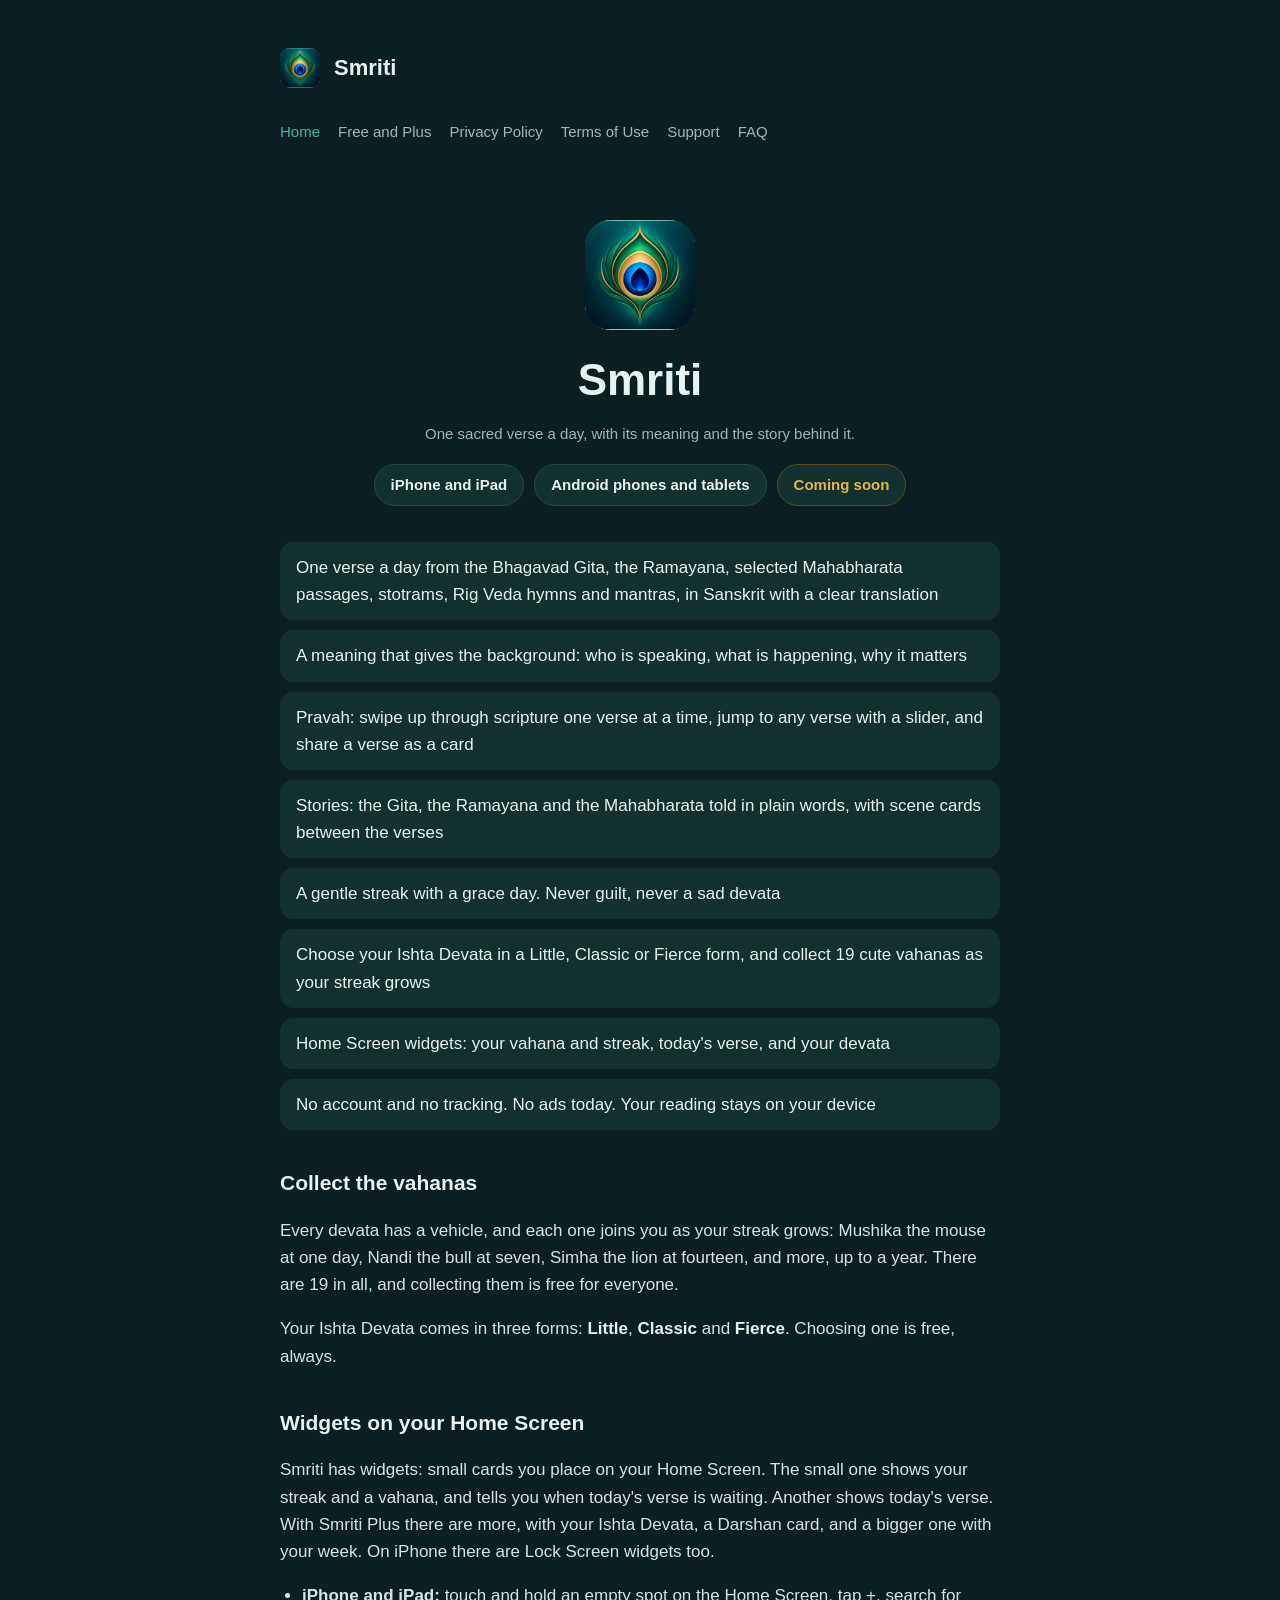
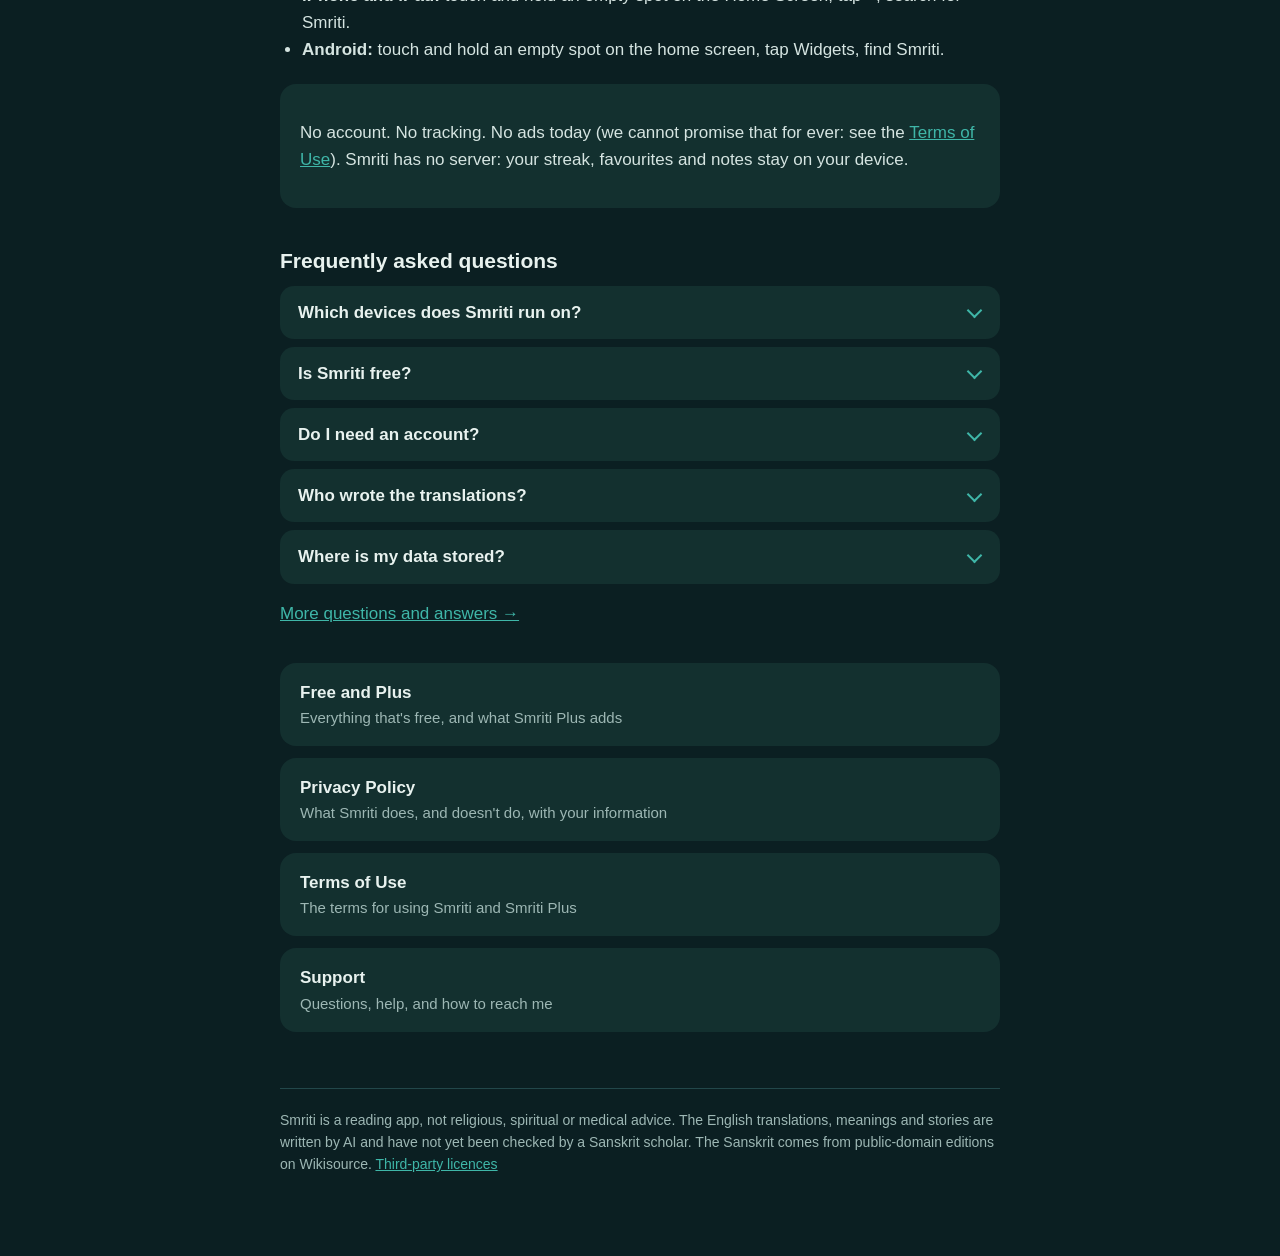
<file: index.html>
<!doctype html>
<html lang="en">
<head>
<meta charset="utf-8">
<meta name="viewport" content="width=device-width, initial-scale=1">
<title>Smriti: one sacred verse a day</title>
<link rel="icon" href="icon-180.png">
<link rel="apple-touch-icon" href="icon-180.png">
<meta name="description" content="Smriti: one sacred verse a day from the Gita, Ramayana, Mahabharata and the Vedas, with its meaning and the story behind it. iPhone, iPad and Android. No account, no ads.">
<link rel="stylesheet" href="style.css">
</head>
<body>
<main>
<header><img class="mark" src="icon-180.png" alt="" width="40" height="40"><a href="./">Smriti</a></header>
<nav><a href="./" aria-current="page">Home</a><a href="free-and-plus.html">Free and Plus</a><a href="privacy.html">Privacy Policy</a><a href="terms.html">Terms of Use</a><a href="support.html">Support</a><a href="support.html#faq">FAQ</a></nav>
<section class="hero">
<img class="mark" src="icon-180.png" alt="Smriti app icon: a mouse with a golden book" width="110" height="110">
<h1>Smriti</h1>
<p class="muted">One sacred verse a day, with its meaning and the story behind it.</p>
<div class="avail"><span>iPhone and iPad</span><span>Android phones and tablets</span><span class="soon">Coming soon</span></div>
</section>
<ul class="features">
<li>One verse a day from the Bhagavad Gita, the Ramayana, selected Mahabharata passages, stotrams, Rig Veda hymns and mantras, in Sanskrit with a clear translation</li>
<li>A meaning that gives the background: who is speaking, what is happening, why it matters</li>
<li>Pravah: swipe up through scripture one verse at a time, jump to any verse with a slider, and share a verse as a card</li>
<li>Stories: the Gita, the Ramayana and the Mahabharata told in plain words, with scene cards between the verses</li>
<li>A gentle streak with a grace day. Never guilt, never a sad devata</li>
<li>Choose your Ishta Devata in a Little, Classic or Fierce form, and collect 19 cute vahanas as your streak grows</li>
<li>Home Screen widgets: your vahana and streak, today's verse, and your devata</li>
<li>No account and no tracking. No ads today. Your reading stays on your device</li>
</ul>
<h2>Collect the vahanas</h2>
<p>Every devata has a vehicle, and each one joins you as your streak grows: Mushika the mouse at one day, Nandi the bull at seven, Simha the lion at fourteen, and more, up to a year. There are 19 in all, and collecting them is free for everyone.</p>
<p>Your Ishta Devata comes in three forms: <b style="color:var(--text)">Little</b>, <b style="color:var(--text)">Classic</b> and <b style="color:var(--text)">Fierce</b>. Choosing one is free, always.</p>
<h2 id="widgets">Widgets on your Home Screen</h2>
<p>Smriti has widgets: small cards you place on your Home Screen. The small one shows your streak and a vahana, and tells you when today's verse is waiting. Another shows today's verse. With Smriti Plus there are more, with your Ishta Devata, a Darshan card, and a bigger one with your week. On iPhone there are Lock Screen widgets too.</p>
<ul>
<li><b>iPhone and iPad:</b> touch and hold an empty spot on the Home Screen, tap +, search for Smriti.</li>
<li><b>Android:</b> touch and hold an empty spot on the home screen, tap Widgets, find Smriti.</li>
</ul>
<div class="card">
<p>No account. No tracking. No ads today (we cannot promise that for ever: see the <a href='terms.html#ads'>Terms of Use</a>). Smriti has no server: your streak, favourites and notes stay on your device.</p>
</div>
<h2 id="faq">Frequently asked questions</h2>
<div class="faq">
<details><summary>Which devices does Smriti run on?</summary><p>iPhone and iPad (iOS 26 or later) and Android phones and tablets. Both are being released; the app is not in the stores yet.</p></details>
<details><summary>Is Smriti free?</summary><p>Yes. Today's verse, your streak and calendar, one daily reminder, the small widgets, the whole Karma Yoga part of the Gita (chapters 1 to 6), a taste of every other work, all 19 vahanas and your Ishta Devata are free, with no ads today. Smriti Plus opens the whole library, every widget, more themes and sync.</p><p><a href='free-and-plus.html'>See everything Free and Plus include →</a></p></details>
<details><summary>Do I need an account?</summary><p>No. There is no sign-up and no login.</p></details>
<details><summary>Who wrote the translations?</summary><p>They are written by AI for Smriti, in our own words, and labelled as AI-generated in the app. They are not yet reviewed by a Sanskrit scholar. The Sanskrit text comes from public-domain editions on Wikisource. If you find a mistake, use &quot;Suggest a better translation&quot; in the app and we will look at it.</p></details>
<details><summary>Where is my data stored?</summary><p>On your device. On iPhone, Smriti Plus can also keep it in your own private iCloud. Nothing goes to a server of ours, because we have none. See the <a href='privacy.html'>Privacy Policy</a>.</p></details>
</div>
<p class="more"><a href="support.html#faq">More questions and answers →</a></p>
<div class="links">
<a href="free-and-plus.html">Free and Plus<span>Everything that's free, and what Smriti Plus adds</span></a>
<a href="privacy.html">Privacy Policy<span>What Smriti does, and doesn't do, with your information</span></a>
<a href="terms.html">Terms of Use<span>The terms for using Smriti and Smriti Plus</span></a>
<a href="support.html">Support<span>Questions, help, and how to reach me</span></a>
</div>
<footer>Smriti is a reading app, not religious, spiritual or medical advice. The English translations, meanings and stories are written by AI and have not yet been checked by a Sanskrit scholar. The Sanskrit comes from public-domain editions on Wikisource. <a href="licences.html">Third-party licences</a></footer>
</main>
</body>
</html>
</file>
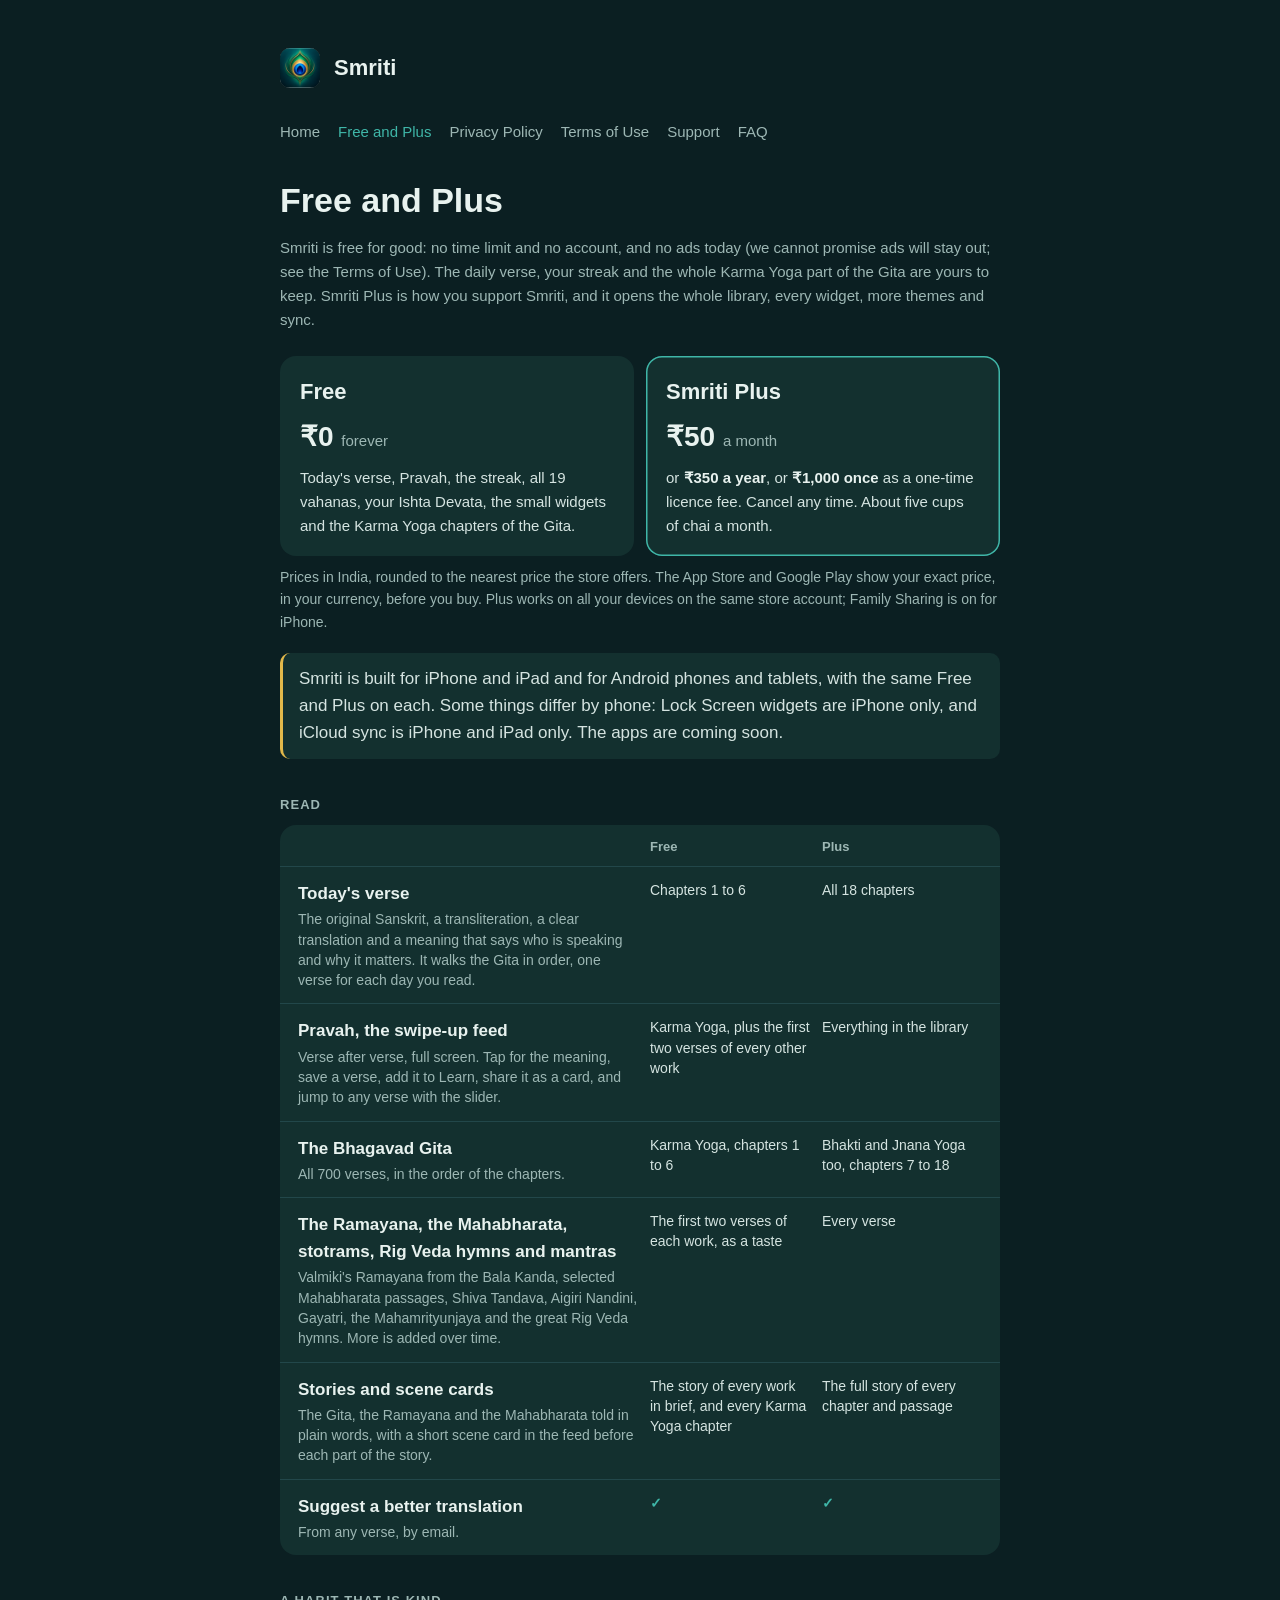
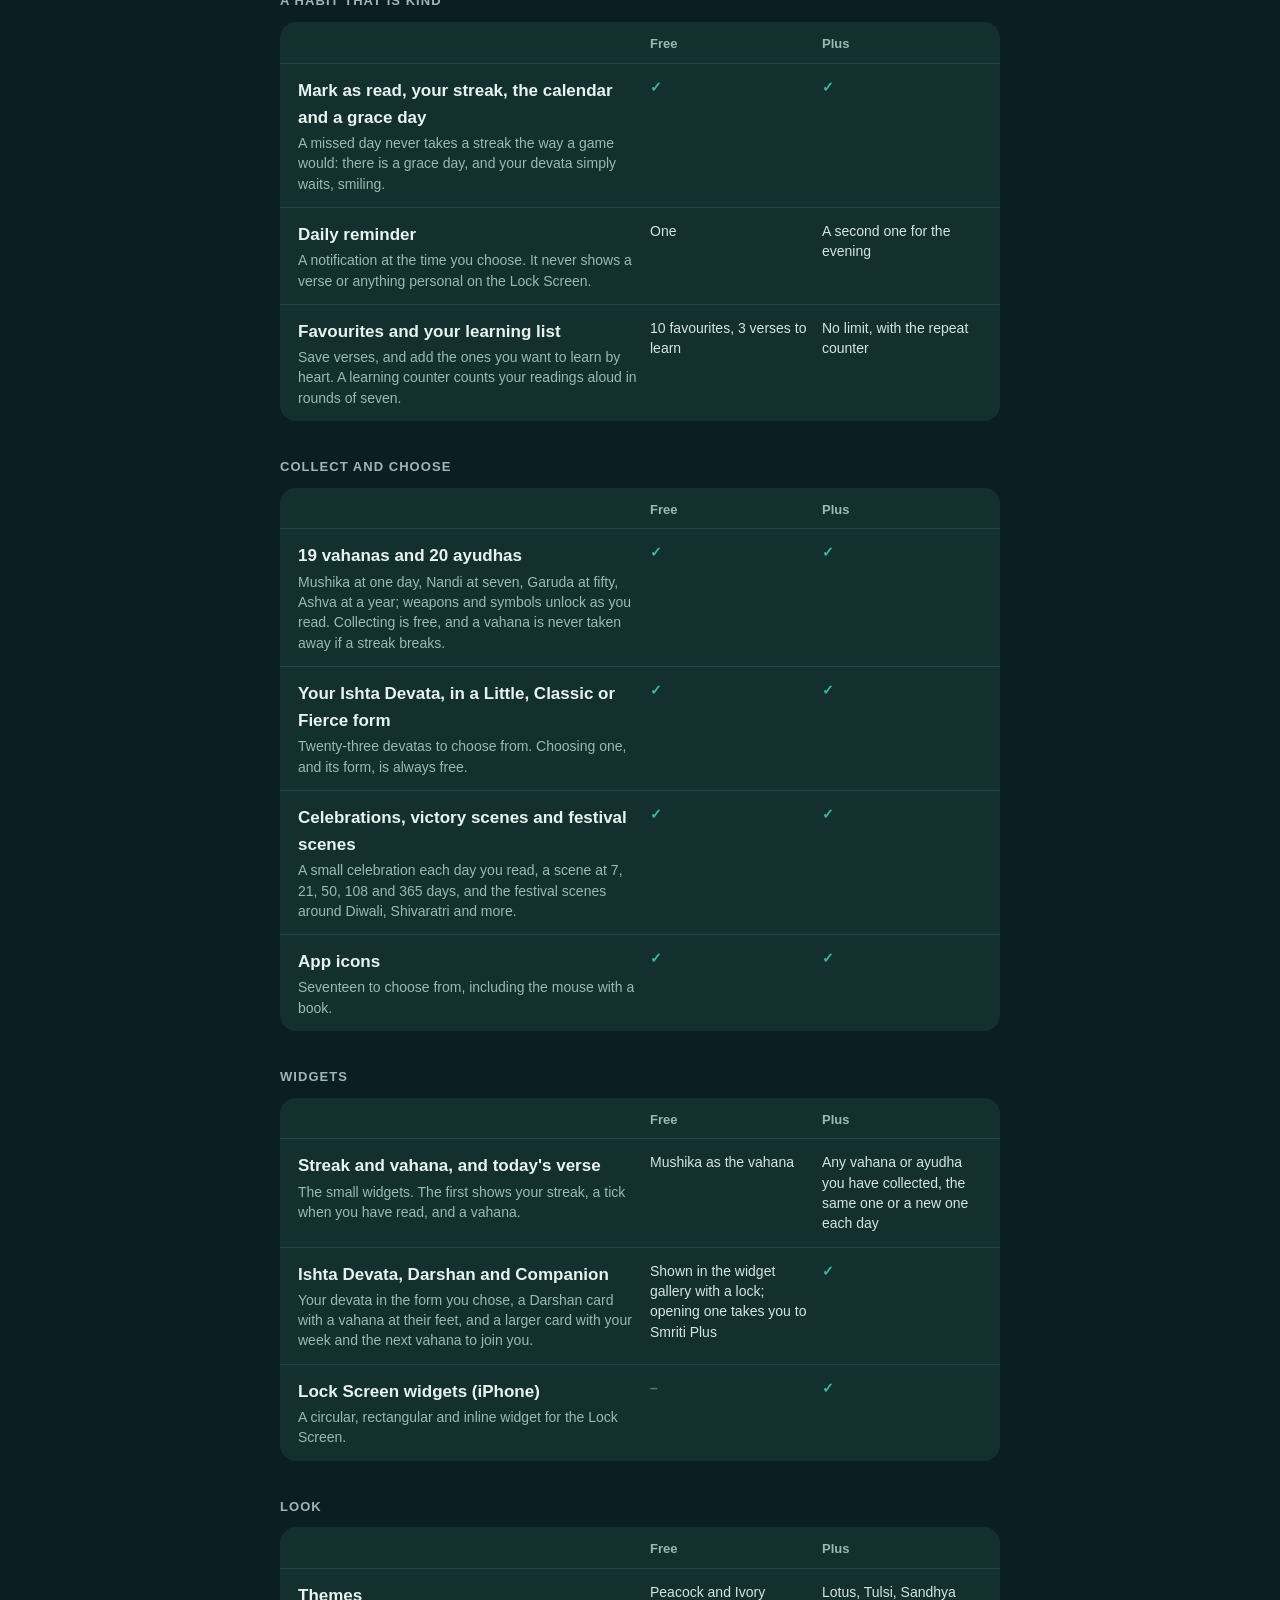
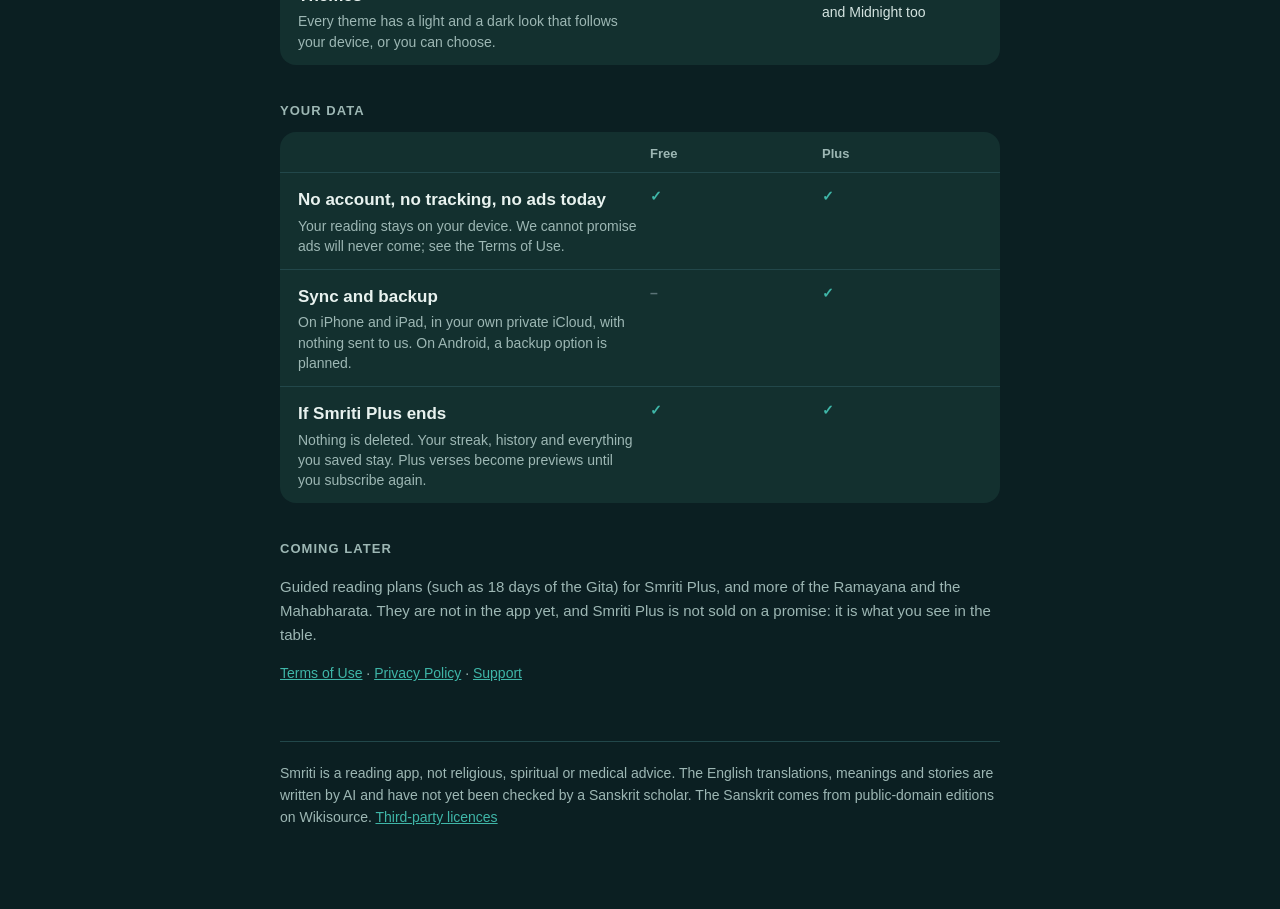
<file: free-and-plus.html>
<!doctype html>
<html lang="en">
<head>
<meta charset="utf-8">
<meta name="viewport" content="width=device-width, initial-scale=1">
<title>Free and Plus · Smriti</title>
<link rel="icon" href="icon-180.png">
<link rel="apple-touch-icon" href="icon-180.png">
<meta name="description" content="What Smriti gives you for free, forever, and what Smriti Plus adds. Plus is about ₹50 a month, ₹350 a year or ₹1,000 once in India.">
<link rel="stylesheet" href="style.css">
</head>
<body>
<main>
<header><img class="mark" src="icon-180.png" alt="" width="40" height="40"><a href="./">Smriti</a></header>
<nav><a href="./">Home</a><a href="free-and-plus.html" aria-current="page">Free and Plus</a><a href="privacy.html">Privacy Policy</a><a href="terms.html">Terms of Use</a><a href="support.html">Support</a><a href="support.html#faq">FAQ</a></nav>
<h1>Free and Plus</h1>
<p class="muted">Smriti is free for good: no time limit and no account, and no ads today (we cannot promise ads will stay out; see the Terms of Use). The daily verse, your streak and the whole Karma Yoga part of the Gita are yours to keep. Smriti Plus is how you support Smriti, and it opens the whole library, every widget, more themes and sync.</p>
<div class="plans">
  <div class="plan">
    <h2>Free</h2>
    <div class="price">₹0 <small>forever</small></div>
    <p>Today's verse, Pravah, the streak, all 19 vahanas, your Ishta Devata, the small widgets and the Karma Yoga chapters of the Gita.</p>
  </div>
  <div class="plan plus">
    <h2>Smriti Plus</h2>
    <div class="price">₹50 <small>a month</small></div>
    <p>or <b style="color:var(--text)">₹350 a year</b>, or <b style="color:var(--text)">₹1,000 once</b> as a one-time licence fee. Cancel any time. About five cups of chai a month.</p>
  </div>
</div>
<p class="note">Prices in India, rounded to the nearest price the store offers. The App Store and Google Play show your exact price, in your currency, before you buy. Plus works on all your devices on the same store account; Family Sharing is on for iPhone.</p>
<div class="callout"><p style="margin:0">Smriti is built for iPhone and iPad and for Android phones and tablets, with the same Free and Plus on each. Some things differ by phone: Lock Screen widgets are iPhone only, and iCloud sync is iPhone and iPad only. The apps are coming soon.</p></div>
<div class="group">
  <h3>Read</h3>
  <div class="table">
    <div class="head"><span></span><span>Free</span><span>Plus</span></div>
    <div class="row"><div class="what"><b>Today's verse</b><span>The original Sanskrit, a transliteration, a clear translation and a meaning that says who is speaking and why it matters. It walks the Gita in order, one verse for each day you read.</span></div><div class="cell"><span class="k">Free</span>Chapters 1 to 6</div><div class="cell"><span class="k">Plus</span>All 18 chapters</div></div>
    <div class="row"><div class="what"><b>Pravah, the swipe-up feed</b><span>Verse after verse, full screen. Tap for the meaning, save a verse, add it to Learn, share it as a card, and jump to any verse with the slider.</span></div><div class="cell"><span class="k">Free</span>Karma Yoga, plus the first two verses of every other work</div><div class="cell"><span class="k">Plus</span>Everything in the library</div></div>
    <div class="row"><div class="what"><b>The Bhagavad Gita</b><span>All 700 verses, in the order of the chapters.</span></div><div class="cell"><span class="k">Free</span>Karma Yoga, chapters 1 to 6</div><div class="cell"><span class="k">Plus</span>Bhakti and Jnana Yoga too, chapters 7 to 18</div></div>
    <div class="row"><div class="what"><b>The Ramayana, the Mahabharata, stotrams, Rig Veda hymns and mantras</b><span>Valmiki's Ramayana from the Bala Kanda, selected Mahabharata passages, Shiva Tandava, Aigiri Nandini, Gayatri, the Mahamrityunjaya and the great Rig Veda hymns. More is added over time.</span></div><div class="cell"><span class="k">Free</span>The first two verses of each work, as a taste</div><div class="cell"><span class="k">Plus</span>Every verse</div></div>
    <div class="row"><div class="what"><b>Stories and scene cards</b><span>The Gita, the Ramayana and the Mahabharata told in plain words, with a short scene card in the feed before each part of the story.</span></div><div class="cell"><span class="k">Free</span>The story of every work in brief, and every Karma Yoga chapter</div><div class="cell"><span class="k">Plus</span>The full story of every chapter and passage</div></div>
    <div class="row"><div class="what"><b>Suggest a better translation</b><span>From any verse, by email.</span></div><div class="cell"><span class="k">Free</span><span class="yes">✓</span></div><div class="cell"><span class="k">Plus</span><span class="yes">✓</span></div></div>
  </div>
</div>

<div class="group">
  <h3>A habit that is kind</h3>
  <div class="table">
    <div class="head"><span></span><span>Free</span><span>Plus</span></div>
    <div class="row"><div class="what"><b>Mark as read, your streak, the calendar and a grace day</b><span>A missed day never takes a streak the way a game would: there is a grace day, and your devata simply waits, smiling.</span></div><div class="cell"><span class="k">Free</span><span class="yes">✓</span></div><div class="cell"><span class="k">Plus</span><span class="yes">✓</span></div></div>
    <div class="row"><div class="what"><b>Daily reminder</b><span>A notification at the time you choose. It never shows a verse or anything personal on the Lock Screen.</span></div><div class="cell"><span class="k">Free</span>One</div><div class="cell"><span class="k">Plus</span>A second one for the evening</div></div>
    <div class="row"><div class="what"><b>Favourites and your learning list</b><span>Save verses, and add the ones you want to learn by heart. A learning counter counts your readings aloud in rounds of seven.</span></div><div class="cell"><span class="k">Free</span>10 favourites, 3 verses to learn</div><div class="cell"><span class="k">Plus</span>No limit, with the repeat counter</div></div>
  </div>
</div>

<div class="group">
  <h3>Collect and choose</h3>
  <div class="table">
    <div class="head"><span></span><span>Free</span><span>Plus</span></div>
    <div class="row"><div class="what"><b>19 vahanas and 20 ayudhas</b><span>Mushika at one day, Nandi at seven, Garuda at fifty, Ashva at a year; weapons and symbols unlock as you read. Collecting is free, and a vahana is never taken away if a streak breaks.</span></div><div class="cell"><span class="k">Free</span><span class="yes">✓</span></div><div class="cell"><span class="k">Plus</span><span class="yes">✓</span></div></div>
    <div class="row"><div class="what"><b>Your Ishta Devata, in a Little, Classic or Fierce form</b><span>Twenty-three devatas to choose from. Choosing one, and its form, is always free.</span></div><div class="cell"><span class="k">Free</span><span class="yes">✓</span></div><div class="cell"><span class="k">Plus</span><span class="yes">✓</span></div></div>
    <div class="row"><div class="what"><b>Celebrations, victory scenes and festival scenes</b><span>A small celebration each day you read, a scene at 7, 21, 50, 108 and 365 days, and the festival scenes around Diwali, Shivaratri and more.</span></div><div class="cell"><span class="k">Free</span><span class="yes">✓</span></div><div class="cell"><span class="k">Plus</span><span class="yes">✓</span></div></div>
    <div class="row"><div class="what"><b>App icons</b><span>Seventeen to choose from, including the mouse with a book.</span></div><div class="cell"><span class="k">Free</span><span class="yes">✓</span></div><div class="cell"><span class="k">Plus</span><span class="yes">✓</span></div></div>
  </div>
</div>

<div class="group">
  <h3>Widgets</h3>
  <div class="table">
    <div class="head"><span></span><span>Free</span><span>Plus</span></div>
    <div class="row"><div class="what"><b>Streak and vahana, and today's verse</b><span>The small widgets. The first shows your streak, a tick when you have read, and a vahana.</span></div><div class="cell"><span class="k">Free</span>Mushika as the vahana</div><div class="cell"><span class="k">Plus</span>Any vahana or ayudha you have collected, the same one or a new one each day</div></div>
    <div class="row"><div class="what"><b>Ishta Devata, Darshan and Companion</b><span>Your devata in the form you chose, a Darshan card with a vahana at their feet, and a larger card with your week and the next vahana to join you.</span></div><div class="cell"><span class="k">Free</span>Shown in the widget gallery with a lock; opening one takes you to Smriti Plus</div><div class="cell"><span class="k">Plus</span><span class="yes">✓</span></div></div>
    <div class="row"><div class="what"><b>Lock Screen widgets (iPhone)</b><span>A circular, rectangular and inline widget for the Lock Screen.</span></div><div class="cell"><span class="k">Free</span><span class="no">–</span></div><div class="cell"><span class="k">Plus</span><span class="yes">✓</span></div></div>
  </div>
</div>

<div class="group">
  <h3>Look</h3>
  <div class="table">
    <div class="head"><span></span><span>Free</span><span>Plus</span></div>
    <div class="row"><div class="what"><b>Themes</b><span>Every theme has a light and a dark look that follows your device, or you can choose.</span></div><div class="cell"><span class="k">Free</span>Peacock and Ivory</div><div class="cell"><span class="k">Plus</span>Lotus, Tulsi, Sandhya and Midnight too</div></div>
  </div>
</div>

<div class="group">
  <h3>Your data</h3>
  <div class="table">
    <div class="head"><span></span><span>Free</span><span>Plus</span></div>
    <div class="row"><div class="what"><b>No account, no tracking, no ads today</b><span>Your reading stays on your device. We cannot promise ads will never come; see the Terms of Use.</span></div><div class="cell"><span class="k">Free</span><span class="yes">✓</span></div><div class="cell"><span class="k">Plus</span><span class="yes">✓</span></div></div>
    <div class="row"><div class="what"><b>Sync and backup</b><span>On iPhone and iPad, in your own private iCloud, with nothing sent to us. On Android, a backup option is planned.</span></div><div class="cell"><span class="k">Free</span><span class="no">–</span></div><div class="cell"><span class="k">Plus</span><span class="yes">✓</span></div></div>
    <div class="row"><div class="what"><b>If Smriti Plus ends</b><span>Nothing is deleted. Your streak, history and everything you saved stay. Plus verses become previews until you subscribe again.</span></div><div class="cell"><span class="k">Free</span><span class="yes">✓</span></div><div class="cell"><span class="k">Plus</span><span class="yes">✓</span></div></div>
  </div>
</div>
<div class="group">
  <h3>Coming later</h3>
  <p class="muted">Guided reading plans (such as 18 days of the Gita) for Smriti Plus, and more of the Ramayana and the Mahabharata. They are not in the app yet, and Smriti Plus is not sold on a promise: it is what you see in the table.</p>
</div>
<p class="note"><a href="terms.html">Terms of Use</a> · <a href="privacy.html">Privacy Policy</a> · <a href="support.html">Support</a></p>
<footer>Smriti is a reading app, not religious, spiritual or medical advice. The English translations, meanings and stories are written by AI and have not yet been checked by a Sanskrit scholar. The Sanskrit comes from public-domain editions on Wikisource. <a href="licences.html">Third-party licences</a></footer>
</main>
</body>
</html>
</file>
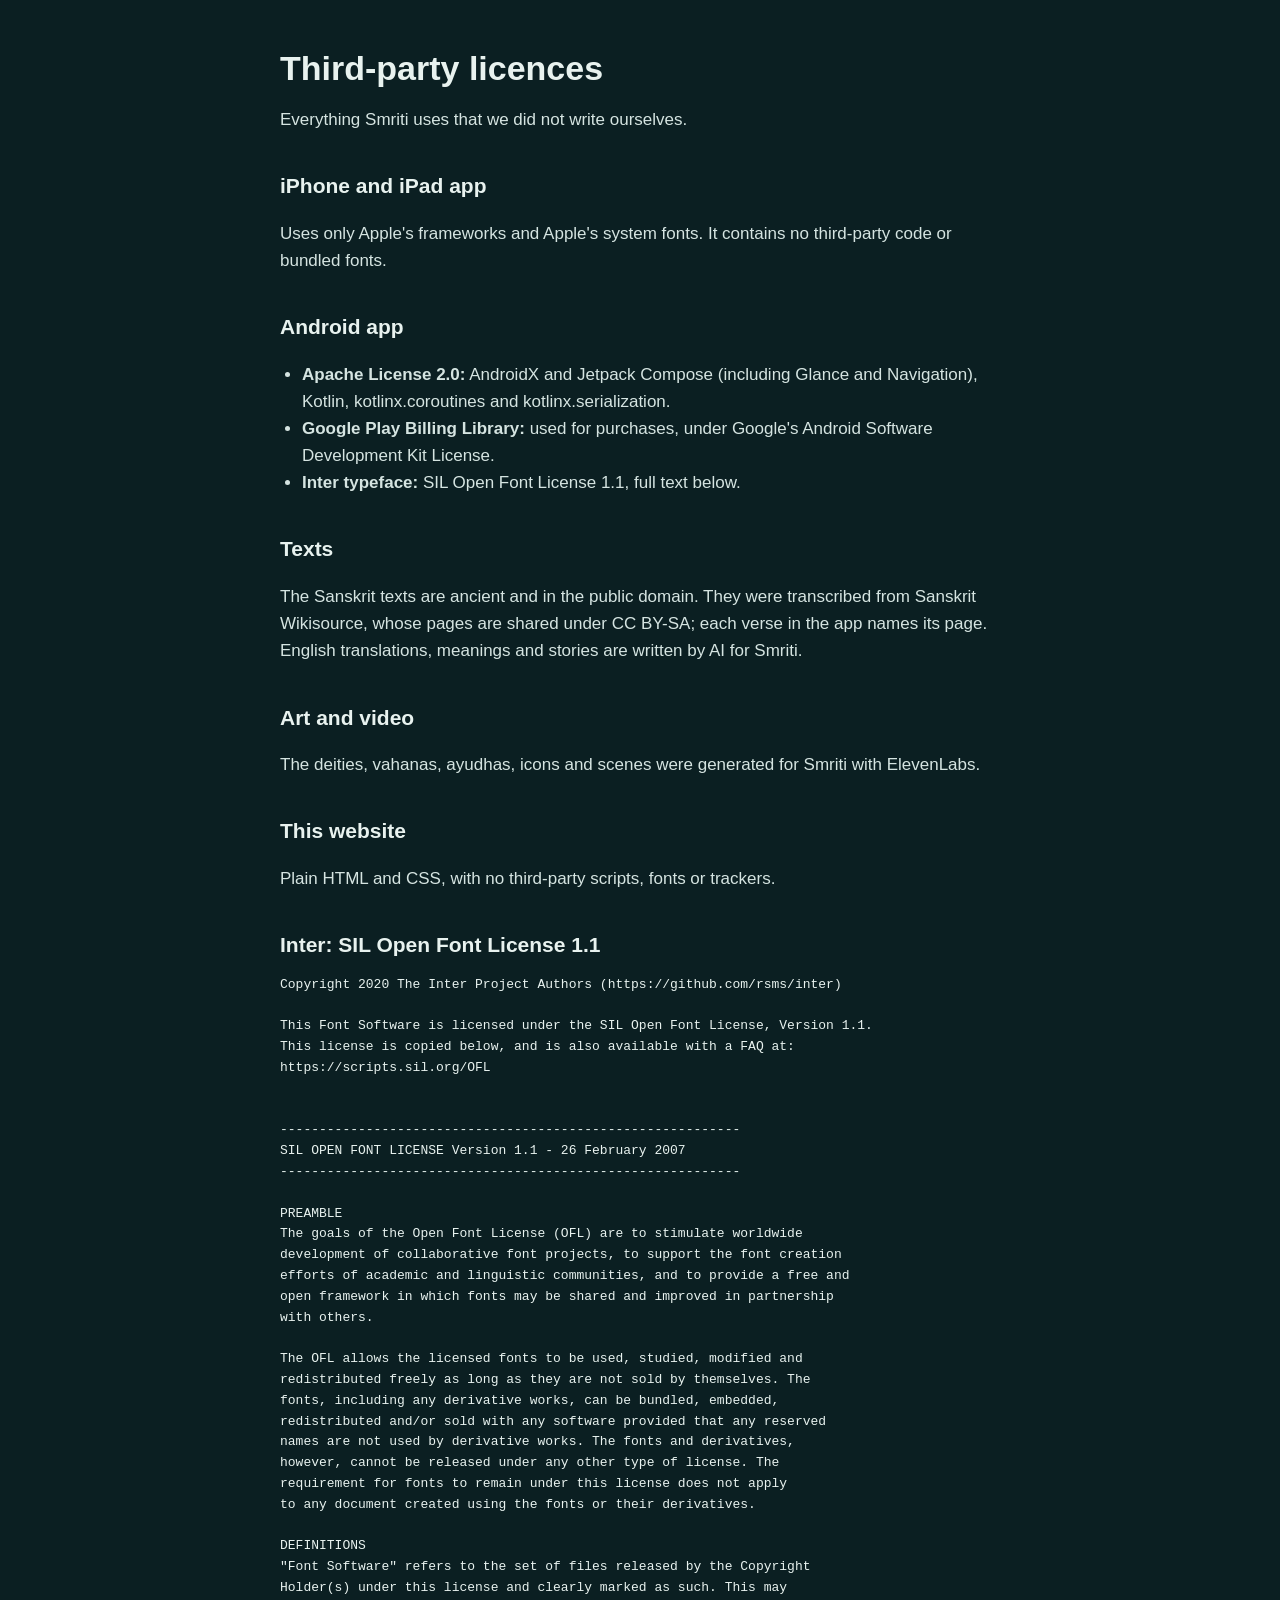
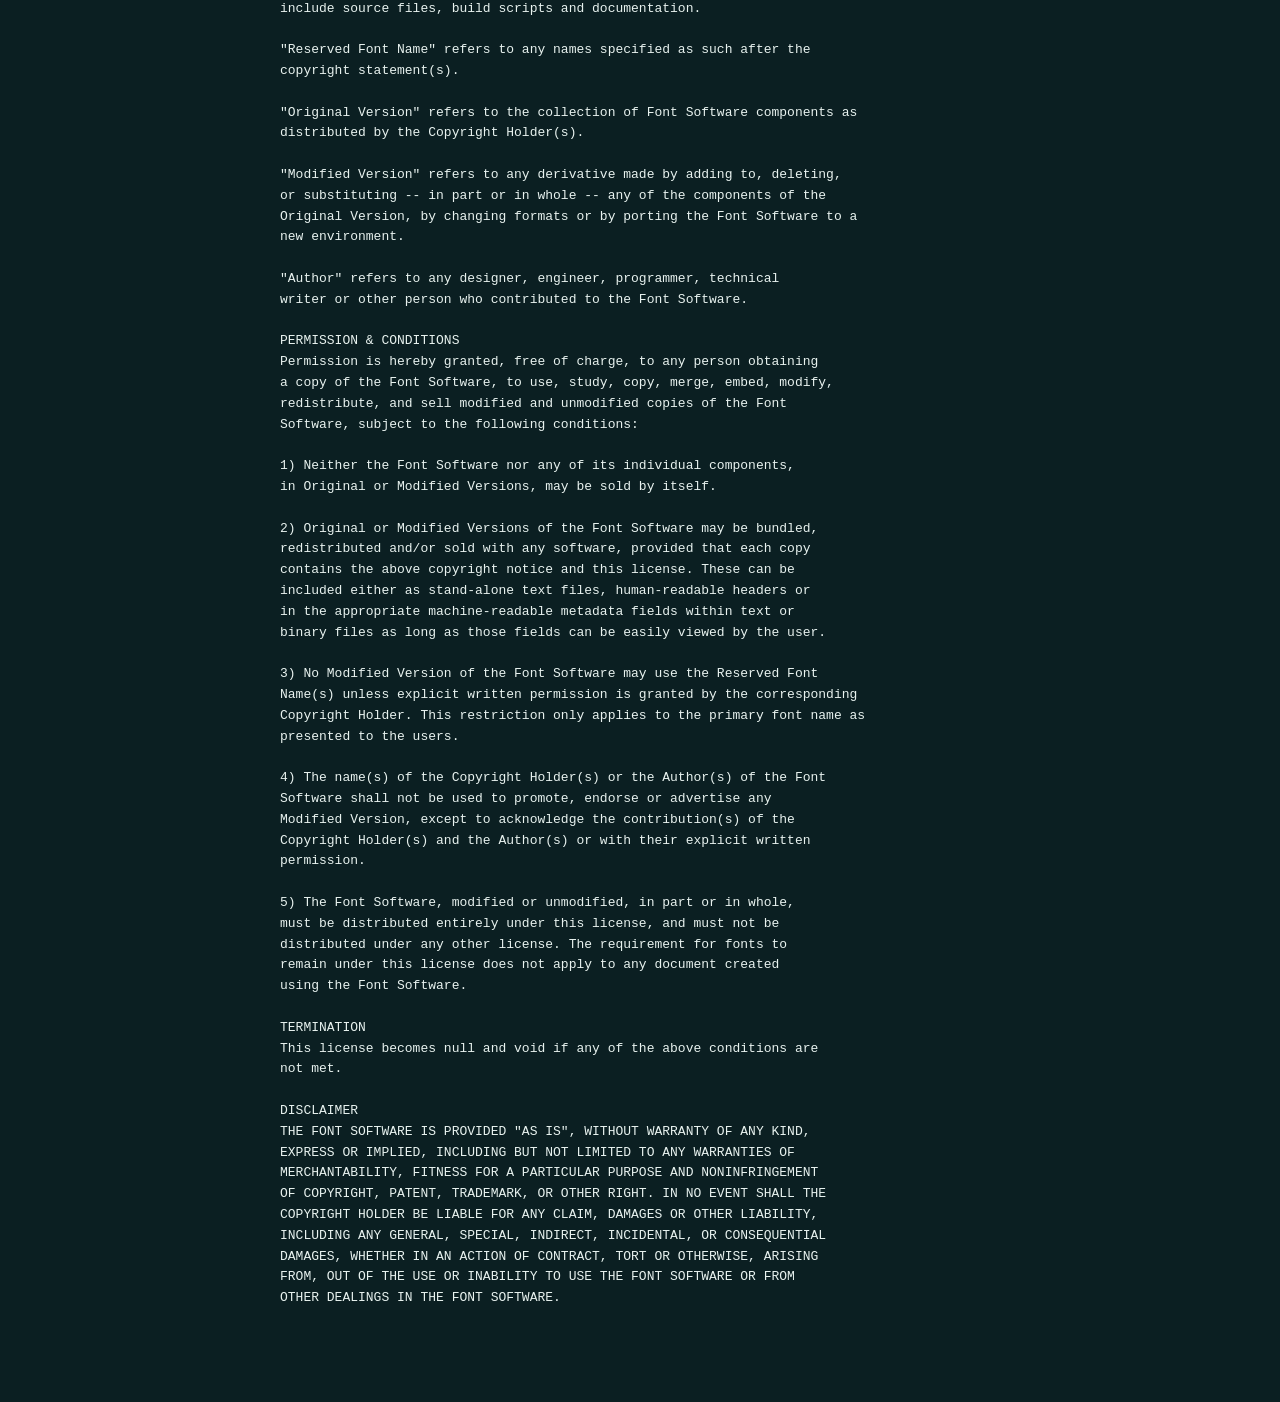
<file: licences.html>
<!doctype html>
<html lang="en">
<head>
<meta charset="utf-8">
<meta name="viewport" content="width=device-width, initial-scale=1">
<title>Third-party licences · Smriti</title>
<link rel="icon" href="icon-180.png">
<link rel="apple-touch-icon" href="icon-180.png">
<meta name="description" content="Help for Smriti: how the daily verse works, adding a widget, Free and Plus, restoring a purchase, and how to reach me.">
<link rel="stylesheet" href="style.css">
</head>
<body>
<main><h1>Third-party licences</h1>
<p>Everything Smriti uses that we did not write ourselves.</p>
<h2>iPhone and iPad app</h2>
<p>Uses only Apple's frameworks and Apple's system fonts. It contains no third-party code or bundled fonts.</p>
<h2>Android app</h2>
<ul>
<li><strong>Apache License 2.0:</strong> AndroidX and Jetpack Compose (including Glance and Navigation), Kotlin, kotlinx.coroutines and kotlinx.serialization.</li>
<li><strong>Google Play Billing Library:</strong> used for purchases, under Google's Android Software Development Kit License.</li>
<li><strong>Inter typeface:</strong> SIL Open Font License 1.1, full text below.</li>
</ul>
<h2>Texts</h2>
<p>The Sanskrit texts are ancient and in the public domain. They were transcribed from Sanskrit Wikisource, whose pages are shared under CC BY-SA; each verse in the app names its page. English translations, meanings and stories are written by AI for Smriti.</p>
<h2>Art and video</h2>
<p>The deities, vahanas, ayudhas, icons and scenes were generated for Smriti with ElevenLabs.</p>
<h2>This website</h2>
<p>Plain HTML and CSS, with no third-party scripts, fonts or trackers.</p>
<h2>Inter: SIL Open Font License 1.1</h2>
<pre style="white-space:pre-wrap;font-size:13px">Copyright 2020 The Inter Project Authors (https://github.com/rsms/inter)

This Font Software is licensed under the SIL Open Font License, Version 1.1.
This license is copied below, and is also available with a FAQ at:
https://scripts.sil.org/OFL


-----------------------------------------------------------
SIL OPEN FONT LICENSE Version 1.1 - 26 February 2007
-----------------------------------------------------------

PREAMBLE
The goals of the Open Font License (OFL) are to stimulate worldwide
development of collaborative font projects, to support the font creation
efforts of academic and linguistic communities, and to provide a free and
open framework in which fonts may be shared and improved in partnership
with others.

The OFL allows the licensed fonts to be used, studied, modified and
redistributed freely as long as they are not sold by themselves. The
fonts, including any derivative works, can be bundled, embedded, 
redistributed and/or sold with any software provided that any reserved
names are not used by derivative works. The fonts and derivatives,
however, cannot be released under any other type of license. The
requirement for fonts to remain under this license does not apply
to any document created using the fonts or their derivatives.

DEFINITIONS
"Font Software" refers to the set of files released by the Copyright
Holder(s) under this license and clearly marked as such. This may
include source files, build scripts and documentation.

"Reserved Font Name" refers to any names specified as such after the
copyright statement(s).

"Original Version" refers to the collection of Font Software components as
distributed by the Copyright Holder(s).

"Modified Version" refers to any derivative made by adding to, deleting,
or substituting -- in part or in whole -- any of the components of the
Original Version, by changing formats or by porting the Font Software to a
new environment.

"Author" refers to any designer, engineer, programmer, technical
writer or other person who contributed to the Font Software.

PERMISSION &amp; CONDITIONS
Permission is hereby granted, free of charge, to any person obtaining
a copy of the Font Software, to use, study, copy, merge, embed, modify,
redistribute, and sell modified and unmodified copies of the Font
Software, subject to the following conditions:

1) Neither the Font Software nor any of its individual components,
in Original or Modified Versions, may be sold by itself.

2) Original or Modified Versions of the Font Software may be bundled,
redistributed and/or sold with any software, provided that each copy
contains the above copyright notice and this license. These can be
included either as stand-alone text files, human-readable headers or
in the appropriate machine-readable metadata fields within text or
binary files as long as those fields can be easily viewed by the user.

3) No Modified Version of the Font Software may use the Reserved Font
Name(s) unless explicit written permission is granted by the corresponding
Copyright Holder. This restriction only applies to the primary font name as
presented to the users.

4) The name(s) of the Copyright Holder(s) or the Author(s) of the Font
Software shall not be used to promote, endorse or advertise any
Modified Version, except to acknowledge the contribution(s) of the
Copyright Holder(s) and the Author(s) or with their explicit written
permission.

5) The Font Software, modified or unmodified, in part or in whole,
must be distributed entirely under this license, and must not be
distributed under any other license. The requirement for fonts to
remain under this license does not apply to any document created
using the Font Software.

TERMINATION
This license becomes null and void if any of the above conditions are
not met.

DISCLAIMER
THE FONT SOFTWARE IS PROVIDED "AS IS", WITHOUT WARRANTY OF ANY KIND,
EXPRESS OR IMPLIED, INCLUDING BUT NOT LIMITED TO ANY WARRANTIES OF
MERCHANTABILITY, FITNESS FOR A PARTICULAR PURPOSE AND NONINFRINGEMENT
OF COPYRIGHT, PATENT, TRADEMARK, OR OTHER RIGHT. IN NO EVENT SHALL THE
COPYRIGHT HOLDER BE LIABLE FOR ANY CLAIM, DAMAGES OR OTHER LIABILITY,
INCLUDING ANY GENERAL, SPECIAL, INDIRECT, INCIDENTAL, OR CONSEQUENTIAL
DAMAGES, WHETHER IN AN ACTION OF CONTRACT, TORT OR OTHERWISE, ARISING
FROM, OUT OF THE USE OR INABILITY TO USE THE FONT SOFTWARE OR FROM
OTHER DEALINGS IN THE FONT SOFTWARE.
</pre></main>
</body>
</html>
</file>
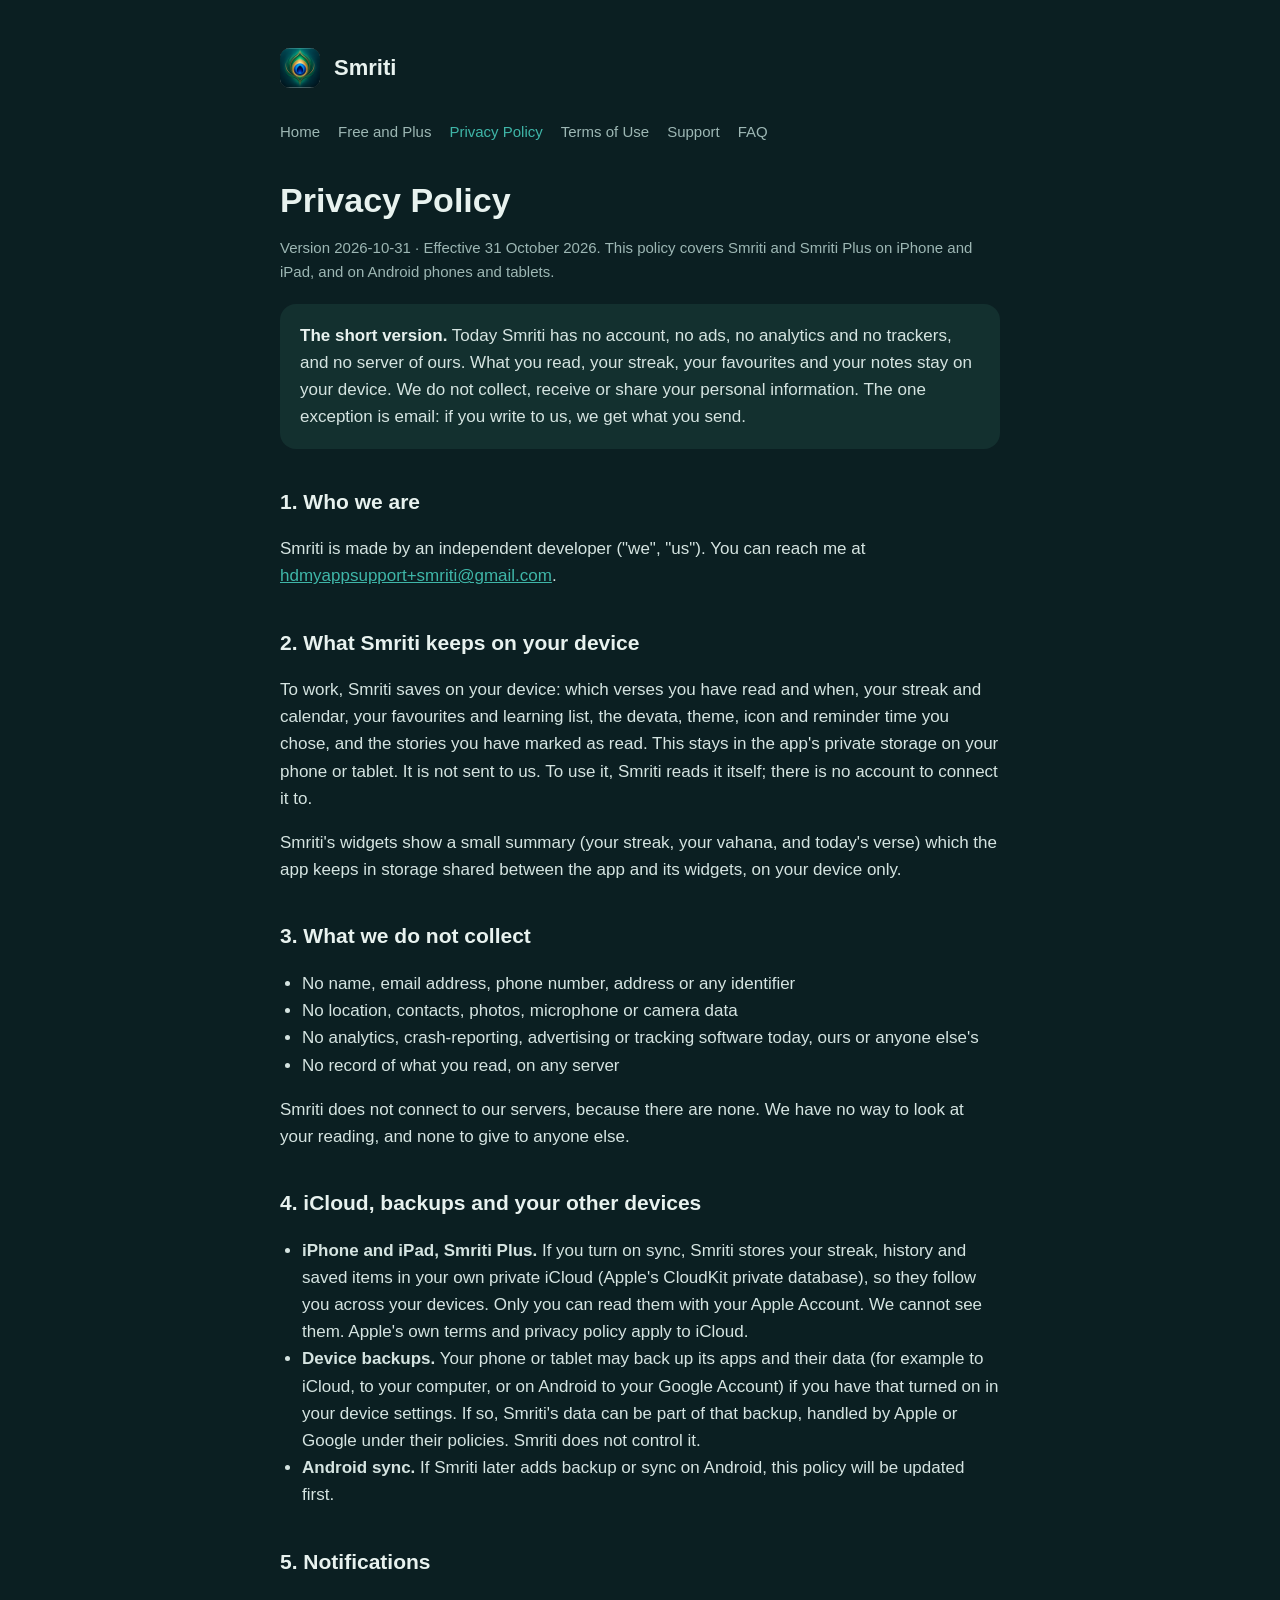
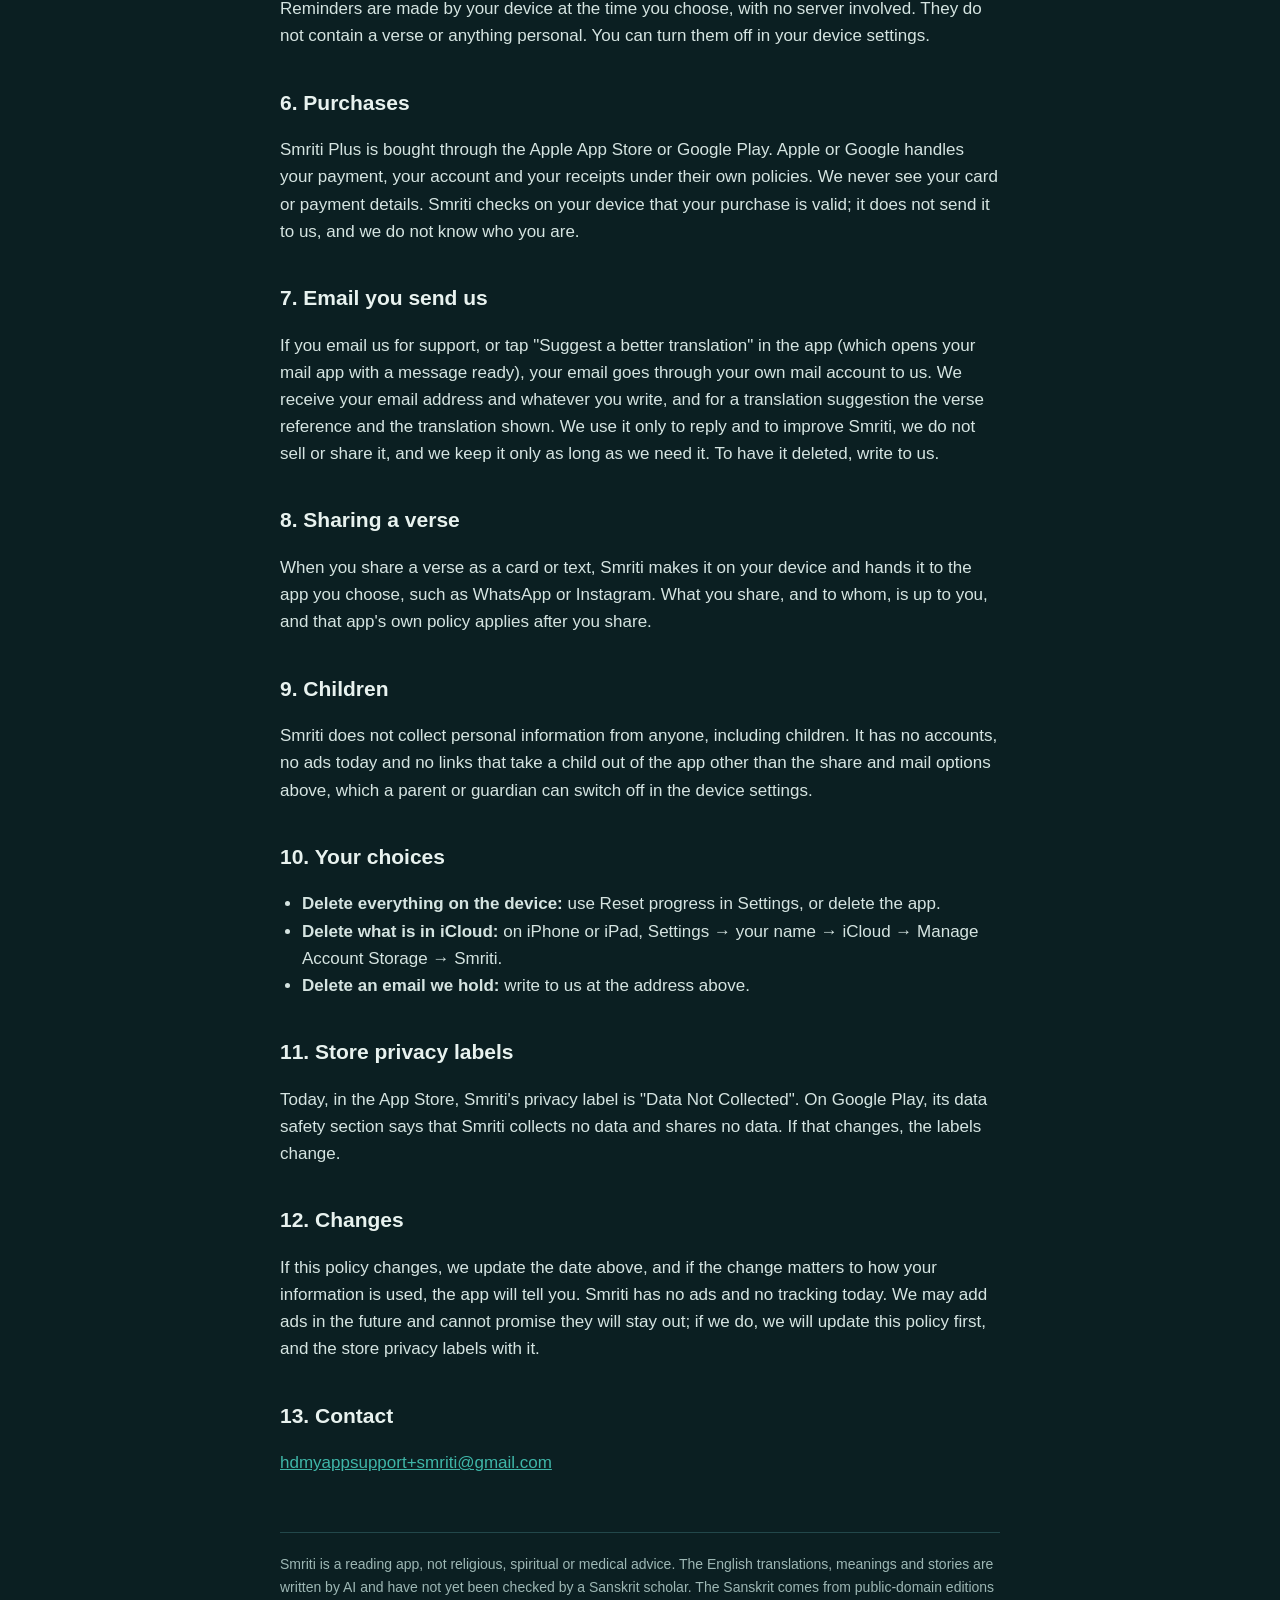
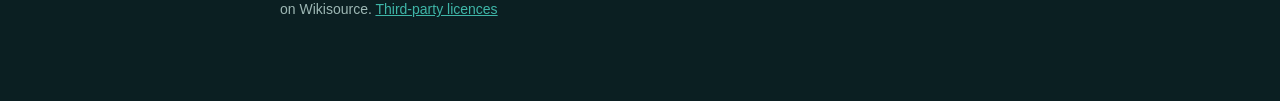
<file: privacy.html>
<!doctype html>
<html lang="en">
<head>
<meta charset="utf-8">
<meta name="viewport" content="width=device-width, initial-scale=1">
<title>Privacy Policy · Smriti</title>
<link rel="icon" href="icon-180.png">
<link rel="apple-touch-icon" href="icon-180.png">
<meta name="description" content="Smriti's privacy policy for iPhone, iPad and Android: no account, no ads, no analytics, no tracking. Your reading stays on your device.">
<link rel="stylesheet" href="style.css">
</head>
<body>
<main>
<header><img class="mark" src="icon-180.png" alt="" width="40" height="40"><a href="./">Smriti</a></header>
<nav><a href="./">Home</a><a href="free-and-plus.html">Free and Plus</a><a href="privacy.html" aria-current="page">Privacy Policy</a><a href="terms.html">Terms of Use</a><a href="support.html">Support</a><a href="support.html#faq">FAQ</a></nav>
<h1>Privacy Policy</h1>
<p class="meta">Version 2026-10-31 · Effective 31 October 2026. This policy covers Smriti and Smriti Plus on iPhone and iPad, and on Android phones and tablets.</p>
<div class="card"><p style="margin:0"><b style="color:var(--text)">The short version.</b> Today Smriti has no account, no ads, no analytics and no trackers, and no server of ours. What you read, your streak, your favourites and your notes stay on your device. We do not collect, receive or share your personal information. The one exception is email: if you write to us, we get what you send.</p></div>

<h2>1. Who we are</h2>
<p>Smriti is made by an independent developer ("we", "us"). You can reach me at <a href="mailto:hdmyappsupport+smriti@gmail.com">hdmyappsupport+smriti@gmail.com</a>.</p>

<h2>2. What Smriti keeps on your device</h2>
<p>To work, Smriti saves on your device: which verses you have read and when, your streak and calendar, your favourites and learning list, the devata, theme, icon and reminder time you chose, and the stories you have marked as read. This stays in the app's private storage on your phone or tablet. It is not sent to us. To use it, Smriti reads it itself; there is no account to connect it to.</p>
<p>Smriti's widgets show a small summary (your streak, your vahana, and today's verse) which the app keeps in storage shared between the app and its widgets, on your device only.</p>

<h2>3. What we do not collect</h2>
<ul>
<li>No name, email address, phone number, address or any identifier</li>
<li>No location, contacts, photos, microphone or camera data</li>
<li>No analytics, crash-reporting, advertising or tracking software today, ours or anyone else's</li>
<li>No record of what you read, on any server</li>
</ul>
<p>Smriti does not connect to our servers, because there are none. We have no way to look at your reading, and none to give to anyone else.</p>

<h2>4. iCloud, backups and your other devices</h2>
<ul>
<li><b>iPhone and iPad, Smriti Plus.</b> If you turn on sync, Smriti stores your streak, history and saved items in your own private iCloud (Apple's CloudKit private database), so they follow you across your devices. Only you can read them with your Apple Account. We cannot see them. Apple's own terms and privacy policy apply to iCloud.</li>
<li><b>Device backups.</b> Your phone or tablet may back up its apps and their data (for example to iCloud, to your computer, or on Android to your Google Account) if you have that turned on in your device settings. If so, Smriti's data can be part of that backup, handled by Apple or Google under their policies. Smriti does not control it.</li>
<li><b>Android sync.</b> If Smriti later adds backup or sync on Android, this policy will be updated first.</li>
</ul>

<h2>5. Notifications</h2>
<p>Reminders are made by your device at the time you choose, with no server involved. They do not contain a verse or anything personal. You can turn them off in your device settings.</p>

<h2>6. Purchases</h2>
<p>Smriti Plus is bought through the Apple App Store or Google Play. Apple or Google handles your payment, your account and your receipts under their own policies. We never see your card or payment details. Smriti checks on your device that your purchase is valid; it does not send it to us, and we do not know who you are.</p>

<h2>7. Email you send us</h2>
<p>If you email us for support, or tap "Suggest a better translation" in the app (which opens your mail app with a message ready), your email goes through your own mail account to us. We receive your email address and whatever you write, and for a translation suggestion the verse reference and the translation shown. We use it only to reply and to improve Smriti, we do not sell or share it, and we keep it only as long as we need it. To have it deleted, write to us.</p>

<h2>8. Sharing a verse</h2>
<p>When you share a verse as a card or text, Smriti makes it on your device and hands it to the app you choose, such as WhatsApp or Instagram. What you share, and to whom, is up to you, and that app's own policy applies after you share.</p>

<h2>9. Children</h2>
<p>Smriti does not collect personal information from anyone, including children. It has no accounts, no ads today and no links that take a child out of the app other than the share and mail options above, which a parent or guardian can switch off in the device settings.</p>

<h2>10. Your choices</h2>
<ul>
<li><b>Delete everything on the device:</b> use Reset progress in Settings, or delete the app.</li>
<li><b>Delete what is in iCloud:</b> on iPhone or iPad, Settings → your name → iCloud → Manage Account Storage → Smriti.</li>
<li><b>Delete an email we hold:</b> write to us at the address above.</li>
</ul>

<h2>11. Store privacy labels</h2>
<p>Today, in the App Store, Smriti's privacy label is "Data Not Collected". On Google Play, its data safety section says that Smriti collects no data and shares no data. If that changes, the labels change.</p>

<h2>12. Changes</h2>
<p>If this policy changes, we update the date above, and if the change matters to how your information is used, the app will tell you. Smriti has no ads and no tracking today. We may add ads in the future and cannot promise they will stay out; if we do, we will update this policy first, and the store privacy labels with it.</p>

<h2>13. Contact</h2>
<p><a href="mailto:hdmyappsupport+smriti@gmail.com">hdmyappsupport+smriti@gmail.com</a></p>
<footer>Smriti is a reading app, not religious, spiritual or medical advice. The English translations, meanings and stories are written by AI and have not yet been checked by a Sanskrit scholar. The Sanskrit comes from public-domain editions on Wikisource. <a href="licences.html">Third-party licences</a></footer>
</main>
</body>
</html>
</file>
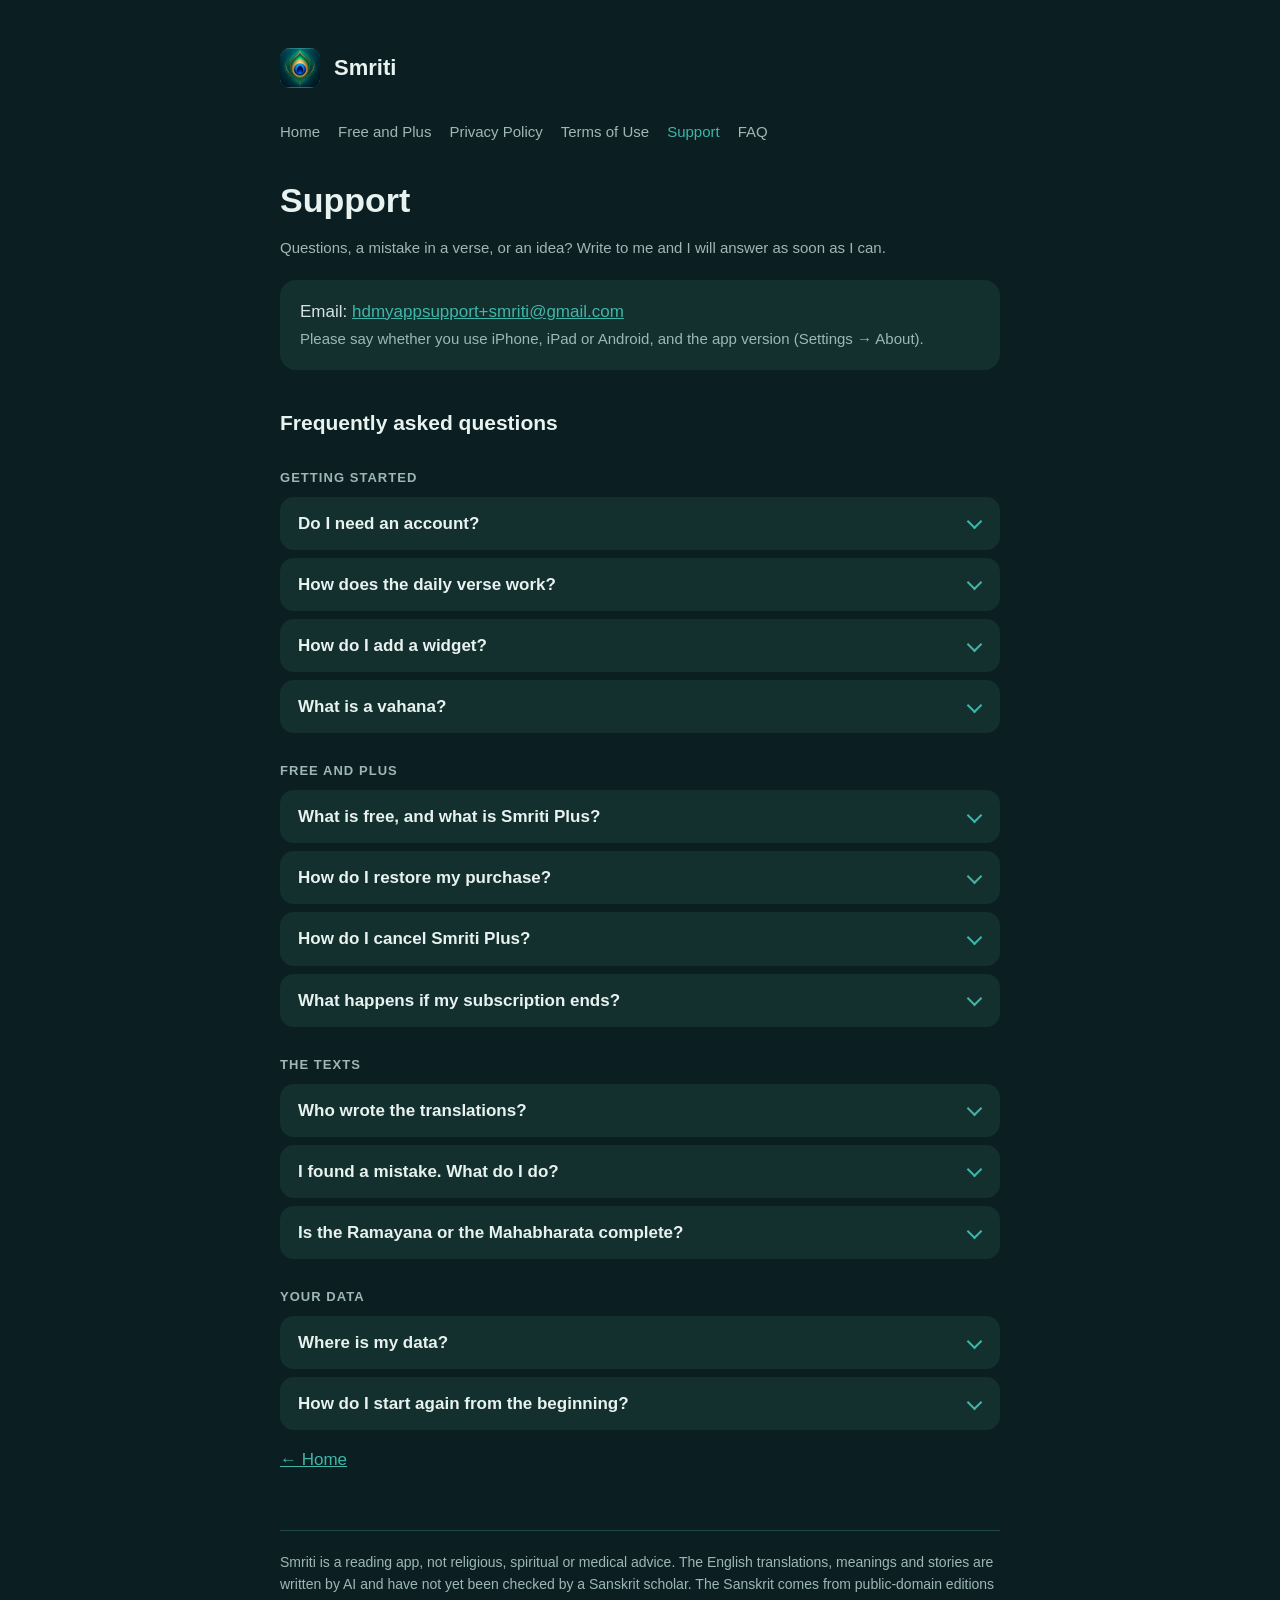
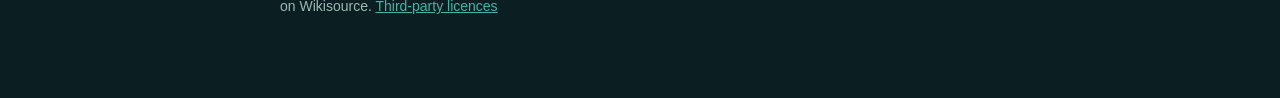
<file: support.html>
<!doctype html>
<html lang="en">
<head>
<meta charset="utf-8">
<meta name="viewport" content="width=device-width, initial-scale=1">
<title>Support · Smriti</title>
<link rel="icon" href="icon-180.png">
<link rel="apple-touch-icon" href="icon-180.png">
<meta name="description" content="Help for Smriti: how the daily verse works, adding a widget, Free and Plus, restoring a purchase, and how to reach me.">
<link rel="stylesheet" href="style.css">
</head>
<body>
<main>
<header><img class="mark" src="icon-180.png" alt="" width="40" height="40"><a href="./">Smriti</a></header>
<nav><a href="./">Home</a><a href="free-and-plus.html">Free and Plus</a><a href="privacy.html">Privacy Policy</a><a href="terms.html">Terms of Use</a><a href="support.html" aria-current="page">Support</a><a href="support.html#faq">FAQ</a></nav>
<h1>Support</h1>
<p class="muted">Questions, a mistake in a verse, or an idea? Write to me and I will answer as soon as I can.</p>
<div class="card"><p style="margin:0">Email: <a href="mailto:hdmyappsupport+smriti@gmail.com">hdmyappsupport+smriti@gmail.com</a><br><span class="muted">Please say whether you use iPhone, iPad or Android, and the app version (Settings → About).</span></p></div>
<h2 id="faq">Frequently asked questions</h2>
<div class="faq">
<h3>Getting started</h3>
<details><summary>Do I need an account?</summary><p>No. There is no sign-up and no login.</p></details>
<details><summary>How does the daily verse work?</summary><p>Today's verse walks the Gita in order, one verse for each day you read, starting at 1.1. It stays the same all day. Open Pravah to read on as much as you like; your streak counts a day when you read a verse.</p></details>
<details><summary>How do I add a widget?</summary><p><b>iPhone and iPad:</b> touch and hold an empty spot on the Home Screen, tap + at the top, search for Smriti, choose a size and tap Add Widget. To change what it shows, touch and hold it and tap Edit Widget.</p><p><b>Android:</b> touch and hold an empty spot on the home screen, tap Widgets, find Smriti and drag one onto the screen.</p><p>The widgets are in the app too: Me → Home Screen widgets shows every one at its real size.</p></details>
<details><summary>What is a vahana?</summary><p>A vahana is the animal a devata rides: Nandi the bull for Shiva, Mushika the mouse for Ganesha, Garuda the eagle for Vishnu. Smriti has 19. They join you as your streak grows, and collecting them is free.</p></details>
<h3>Free and Plus</h3>
<details><summary>What is free, and what is Smriti Plus?</summary><p>Today's verse, Pravah, your streak, the Karma Yoga chapters of the Gita, a taste of every other work, all 19 vahanas, your Ishta Devata, the small widgets and one daily reminder are free. Smriti Plus opens the whole library, every widget, more themes, the evening reminder, unlimited favourites and sync.</p><p><a href='free-and-plus.html'>See everything Free and Plus include →</a></p></details>
<details><summary>How do I restore my purchase?</summary><p>On iPhone, open Smriti → Me → Settings → Smriti Plus → Restore Purchases. On Android, open Smriti Plus and tap Restore, or reopen the app while signed in to the Google account you bought with. If it does not come back, email us with your order number.</p></details>
<details><summary>How do I cancel Smriti Plus?</summary><p>On iPhone: Settings → your name → Subscriptions → Smriti. On Android: Google Play → your profile → Payments and subscriptions → Subscriptions → Smriti. Cancel at least a day before the renewal.</p></details>
<details><summary>What happens if my subscription ends?</summary><p>Nothing is deleted. Your streak, history and everything you saved stay. Plus content becomes a preview until you subscribe again.</p></details>
<h3>The texts</h3>
<details><summary>Who wrote the translations?</summary><p>They are written by AI for Smriti, in our own words, and marked as AI-generated. They have not yet been checked by a Sanskrit scholar, so please treat them as an aid. The Sanskrit comes from public-domain editions on Wikisource.</p></details>
<details><summary>I found a mistake. What do I do?</summary><p>Open the verse, tap Open, then Suggest a better translation, and your mail app will open with the verse already filled in. Or email us. We rewrite any accepted change in our own words.</p></details>
<details><summary>Is the Ramayana or the Mahabharata complete?</summary><p>No. Smriti holds the complete Bhagavad Gita and selected parts of the Ramayana, the Mahabharata and the other works, and adds more over time.</p></details>
<h3>Your data</h3>
<details><summary>Where is my data?</summary><p>On your device. On iPhone and iPad, Smriti Plus can keep it in your own private iCloud. See the <a href='privacy.html'>Privacy Policy</a>.</p></details>
<details><summary>How do I start again from the beginning?</summary><p>Me → Settings → Reset progress. This clears your streak, readings and saved items on this device.</p></details>
</div>
<p class="more"><a href="./">← Home</a></p>
<footer>Smriti is a reading app, not religious, spiritual or medical advice. The English translations, meanings and stories are written by AI and have not yet been checked by a Sanskrit scholar. The Sanskrit comes from public-domain editions on Wikisource. <a href="licences.html">Third-party licences</a></footer>
</main>
</body>
</html>
</file>
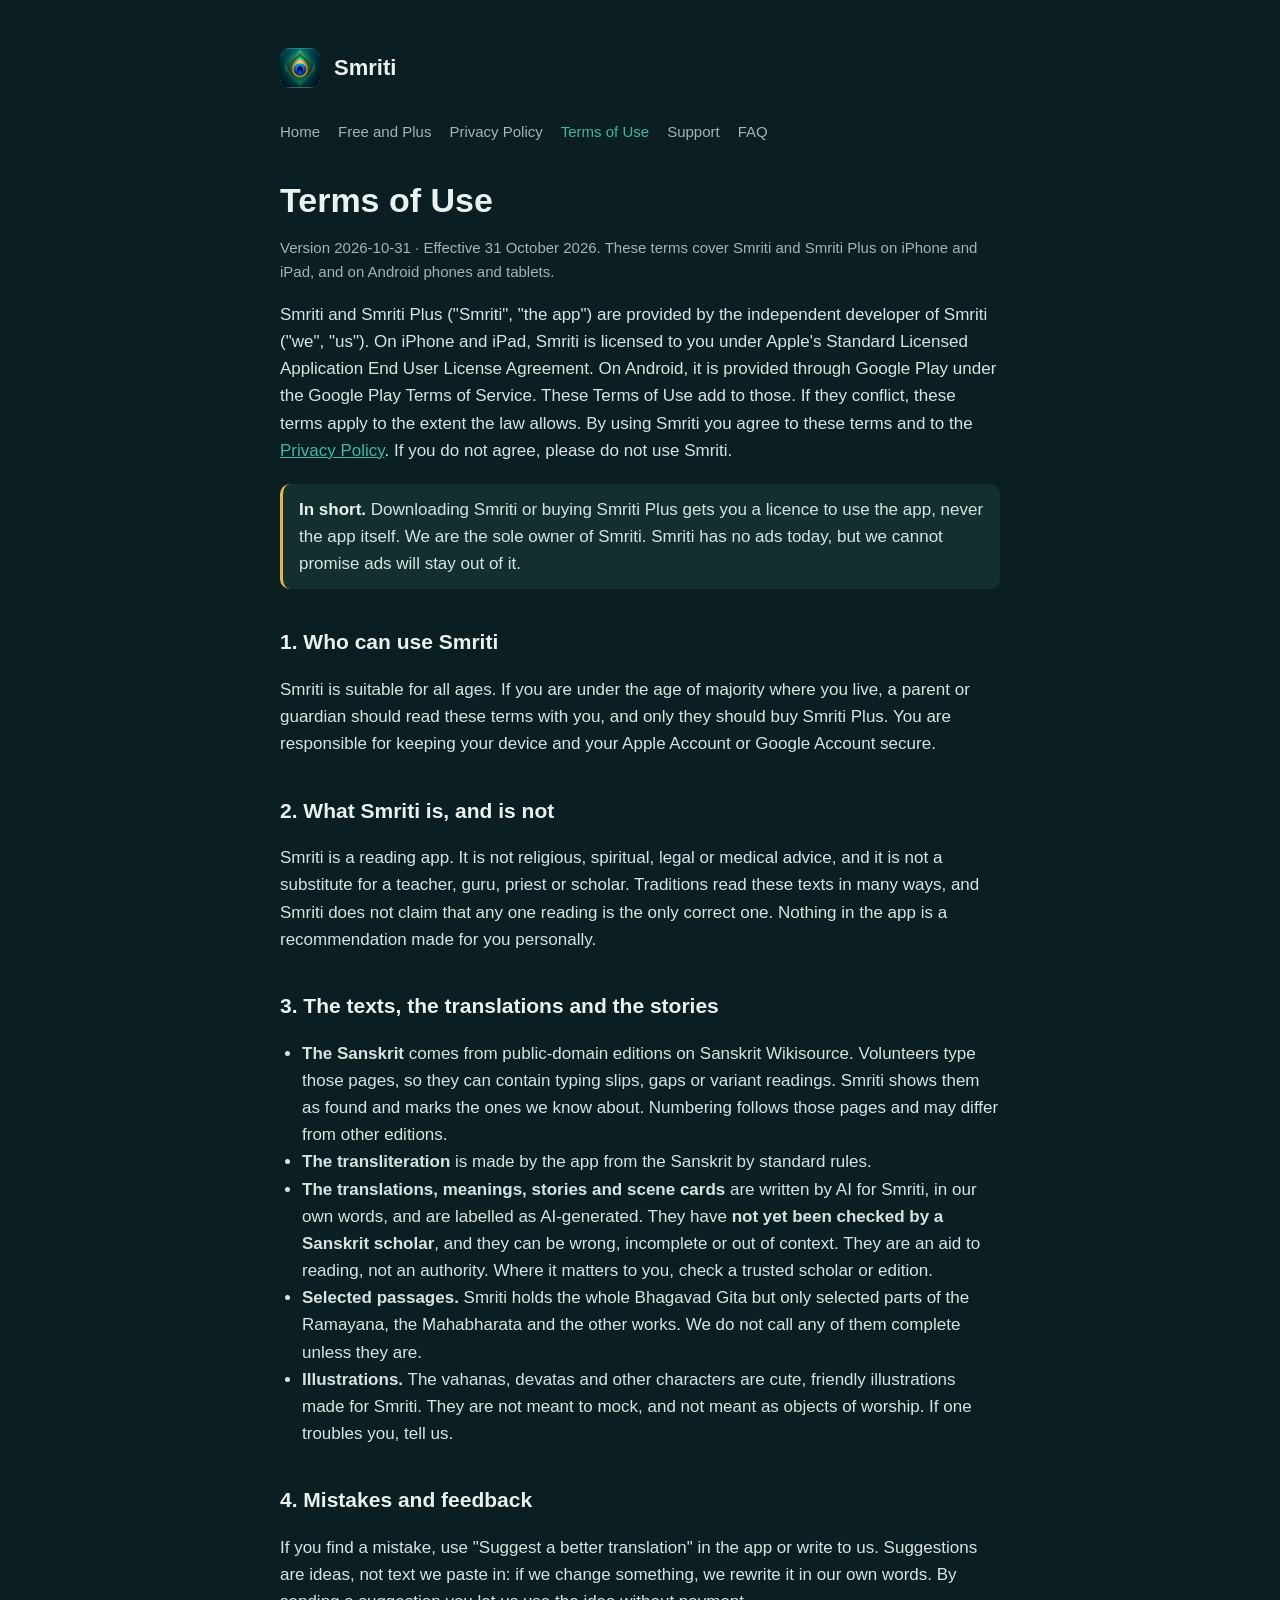
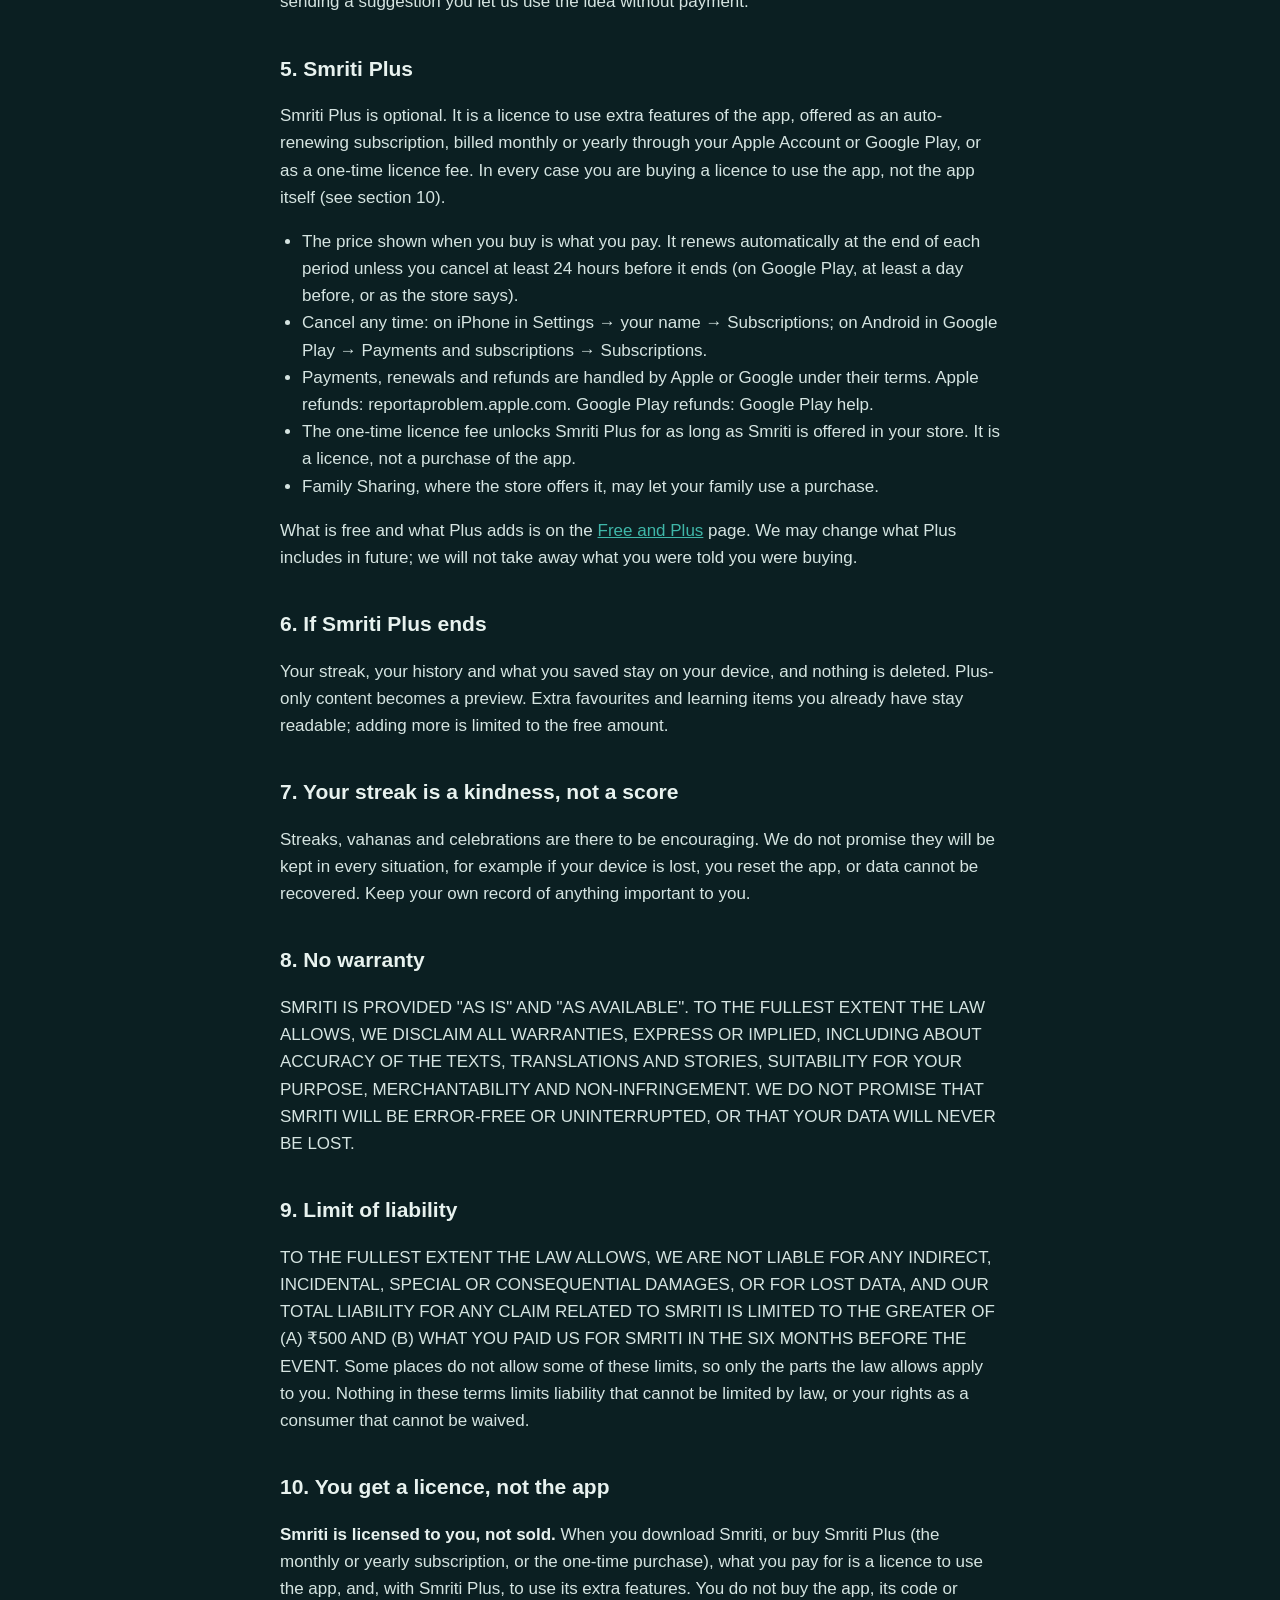
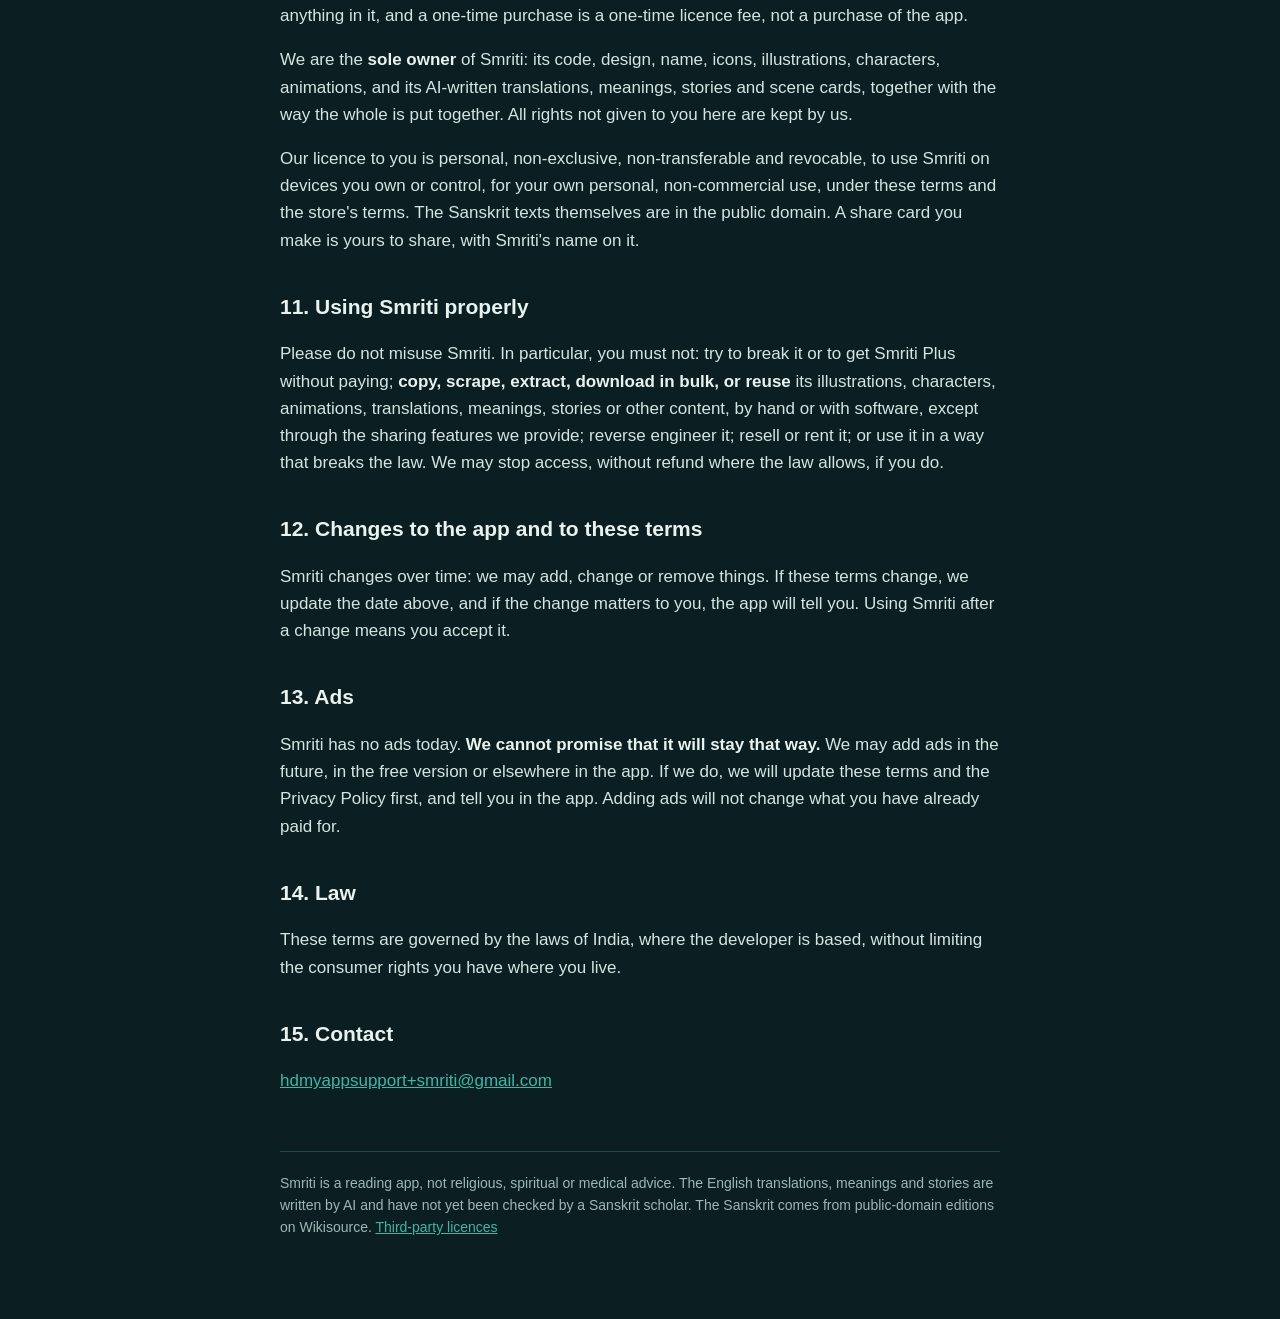
<file: terms.html>
<!doctype html>
<html lang="en">
<head>
<meta charset="utf-8">
<meta name="viewport" content="width=device-width, initial-scale=1">
<title>Terms of Use · Smriti</title>
<link rel="icon" href="icon-180.png">
<link rel="apple-touch-icon" href="icon-180.png">
<meta name="description" content="The terms for using Smriti and Smriti Plus on iPhone, iPad and Android: what the app is, the AI-written translations, subscriptions and your data.">
<link rel="stylesheet" href="style.css">
</head>
<body>
<main>
<header><img class="mark" src="icon-180.png" alt="" width="40" height="40"><a href="./">Smriti</a></header>
<nav><a href="./">Home</a><a href="free-and-plus.html">Free and Plus</a><a href="privacy.html">Privacy Policy</a><a href="terms.html" aria-current="page">Terms of Use</a><a href="support.html">Support</a><a href="support.html#faq">FAQ</a></nav>
<h1>Terms of Use</h1>
<p class="meta">Version 2026-10-31 · Effective 31 October 2026. These terms cover Smriti and Smriti Plus on iPhone and iPad, and on Android phones and tablets.</p>
<p>Smriti and Smriti Plus ("Smriti", "the app") are provided by the independent developer of Smriti ("we", "us"). On iPhone and iPad, Smriti is licensed to you under Apple's Standard Licensed Application End User License Agreement. On Android, it is provided through Google Play under the Google Play Terms of Service. These Terms of Use add to those. If they conflict, these terms apply to the extent the law allows. By using Smriti you agree to these terms and to the <a href="privacy.html">Privacy Policy</a>. If you do not agree, please do not use Smriti.</p>

<div class="callout"><p style="margin:0"><b style="color:var(--text)">In short.</b> Downloading Smriti or buying Smriti Plus gets you a licence to use the app, never the app itself. We are the sole owner of Smriti. Smriti has no ads today, but we cannot promise ads will stay out of it.</p></div>

<h2>1. Who can use Smriti</h2>
<p>Smriti is suitable for all ages. If you are under the age of majority where you live, a parent or guardian should read these terms with you, and only they should buy Smriti Plus. You are responsible for keeping your device and your Apple Account or Google Account secure.</p>

<h2>2. What Smriti is, and is not</h2>
<p>Smriti is a reading app. It is not religious, spiritual, legal or medical advice, and it is not a substitute for a teacher, guru, priest or scholar. Traditions read these texts in many ways, and Smriti does not claim that any one reading is the only correct one. Nothing in the app is a recommendation made for you personally.</p>

<h2>3. The texts, the translations and the stories</h2>
<ul>
<li><b>The Sanskrit</b> comes from public-domain editions on Sanskrit Wikisource. Volunteers type those pages, so they can contain typing slips, gaps or variant readings. Smriti shows them as found and marks the ones we know about. Numbering follows those pages and may differ from other editions.</li>
<li><b>The transliteration</b> is made by the app from the Sanskrit by standard rules.</li>
<li><b>The translations, meanings, stories and scene cards</b> are written by AI for Smriti, in our own words, and are labelled as AI-generated. They have <b>not yet been checked by a Sanskrit scholar</b>, and they can be wrong, incomplete or out of context. They are an aid to reading, not an authority. Where it matters to you, check a trusted scholar or edition.</li>
<li><b>Selected passages.</b> Smriti holds the whole Bhagavad Gita but only selected parts of the Ramayana, the Mahabharata and the other works. We do not call any of them complete unless they are.</li>
<li><b>Illustrations.</b> The vahanas, devatas and other characters are cute, friendly illustrations made for Smriti. They are not meant to mock, and not meant as objects of worship. If one troubles you, tell us.</li>
</ul>

<h2>4. Mistakes and feedback</h2>
<p>If you find a mistake, use "Suggest a better translation" in the app or write to us. Suggestions are ideas, not text we paste in: if we change something, we rewrite it in our own words. By sending a suggestion you let us use the idea without payment.</p>

<h2>5. Smriti Plus</h2>
<p>Smriti Plus is optional. It is a licence to use extra features of the app, offered as an auto-renewing subscription, billed monthly or yearly through your Apple Account or Google Play, or as a one-time licence fee. In every case you are buying a licence to use the app, not the app itself (see section 10).</p>
<ul>
<li>The price shown when you buy is what you pay. It renews automatically at the end of each period unless you cancel at least 24 hours before it ends (on Google Play, at least a day before, or as the store says).</li>
<li>Cancel any time: on iPhone in Settings → your name → Subscriptions; on Android in Google Play → Payments and subscriptions → Subscriptions.</li>
<li>Payments, renewals and refunds are handled by Apple or Google under their terms. Apple refunds: reportaproblem.apple.com. Google Play refunds: Google Play help.</li>
<li>The one-time licence fee unlocks Smriti Plus for as long as Smriti is offered in your store. It is a licence, not a purchase of the app.</li>
<li>Family Sharing, where the store offers it, may let your family use a purchase.</li>
</ul>
<p>What is free and what Plus adds is on the <a href="free-and-plus.html">Free and Plus</a> page. We may change what Plus includes in future; we will not take away what you were told you were buying.</p>

<h2>6. If Smriti Plus ends</h2>
<p>Your streak, your history and what you saved stay on your device, and nothing is deleted. Plus-only content becomes a preview. Extra favourites and learning items you already have stay readable; adding more is limited to the free amount.</p>

<h2>7. Your streak is a kindness, not a score</h2>
<p>Streaks, vahanas and celebrations are there to be encouraging. We do not promise they will be kept in every situation, for example if your device is lost, you reset the app, or data cannot be recovered. Keep your own record of anything important to you.</p>

<h2>8. No warranty</h2>
<p>SMRITI IS PROVIDED "AS IS" AND "AS AVAILABLE". TO THE FULLEST EXTENT THE LAW ALLOWS, WE DISCLAIM ALL WARRANTIES, EXPRESS OR IMPLIED, INCLUDING ABOUT ACCURACY OF THE TEXTS, TRANSLATIONS AND STORIES, SUITABILITY FOR YOUR PURPOSE, MERCHANTABILITY AND NON-INFRINGEMENT. WE DO NOT PROMISE THAT SMRITI WILL BE ERROR-FREE OR UNINTERRUPTED, OR THAT YOUR DATA WILL NEVER BE LOST.</p>

<h2>9. Limit of liability</h2>
<p>TO THE FULLEST EXTENT THE LAW ALLOWS, WE ARE NOT LIABLE FOR ANY INDIRECT, INCIDENTAL, SPECIAL OR CONSEQUENTIAL DAMAGES, OR FOR LOST DATA, AND OUR TOTAL LIABILITY FOR ANY CLAIM RELATED TO SMRITI IS LIMITED TO THE GREATER OF (A) ₹500 AND (B) WHAT YOU PAID US FOR SMRITI IN THE SIX MONTHS BEFORE THE EVENT. Some places do not allow some of these limits, so only the parts the law allows apply to you. Nothing in these terms limits liability that cannot be limited by law, or your rights as a consumer that cannot be waived.</p>

<h2>10. You get a licence, not the app</h2>
<p><b style="color:var(--text)">Smriti is licensed to you, not sold.</b> When you download Smriti, or buy Smriti Plus (the monthly or yearly subscription, or the one-time purchase), what you pay for is a licence to use the app, and, with Smriti Plus, to use its extra features. You do not buy the app, its code or anything in it, and a one-time purchase is a one-time licence fee, not a purchase of the app.</p>
<p>We are the <b style="color:var(--text)">sole owner</b> of Smriti: its code, design, name, icons, illustrations, characters, animations, and its AI-written translations, meanings, stories and scene cards, together with the way the whole is put together. All rights not given to you here are kept by us.</p>
<p>Our licence to you is personal, non-exclusive, non-transferable and revocable, to use Smriti on devices you own or control, for your own personal, non-commercial use, under these terms and the store's terms. The Sanskrit texts themselves are in the public domain. A share card you make is yours to share, with Smriti's name on it.</p>

<h2>11. Using Smriti properly</h2>
<p>Please do not misuse Smriti. In particular, you must not: try to break it or to get Smriti Plus without paying; <b style="color:var(--text)">copy, scrape, extract, download in bulk, or reuse</b> its illustrations, characters, animations, translations, meanings, stories or other content, by hand or with software, except through the sharing features we provide; reverse engineer it; resell or rent it; or use it in a way that breaks the law. We may stop access, without refund where the law allows, if you do.</p>

<h2>12. Changes to the app and to these terms</h2>
<p>Smriti changes over time: we may add, change or remove things. If these terms change, we update the date above, and if the change matters to you, the app will tell you. Using Smriti after a change means you accept it.</p>

<h2 id="ads">13. Ads</h2>
<p>Smriti has no ads today. <b style="color:var(--text)">We cannot promise that it will stay that way.</b> We may add ads in the future, in the free version or elsewhere in the app. If we do, we will update these terms and the Privacy Policy first, and tell you in the app. Adding ads will not change what you have already paid for.</p>

<h2>14. Law</h2>
<p>These terms are governed by the laws of India, where the developer is based, without limiting the consumer rights you have where you live.</p>

<h2>15. Contact</h2>
<p><a href="mailto:hdmyappsupport+smriti@gmail.com">hdmyappsupport+smriti@gmail.com</a></p>
<footer>Smriti is a reading app, not religious, spiritual or medical advice. The English translations, meanings and stories are written by AI and have not yet been checked by a Sanskrit scholar. The Sanskrit comes from public-domain editions on Wikisource. <a href="licences.html">Third-party licences</a></footer>
</main>
</body>
</html>
</file>
<file: style.css>
:root {
  --bg: #0B1F22; --card: #13302F; --line: #22474A; --text: #E8F2EF; --muted: #9DB7B4; --accent: #3FB6A8; --gold: #E2B84A;
}
* { box-sizing: border-box; }
html { -webkit-text-size-adjust: 100%; }
body {
  margin: 0; background: var(--bg); color: var(--text);
  font: 17px/1.6 -apple-system, BlinkMacSystemFont, "SF Pro Text", "Segoe UI", Roboto, sans-serif;
}
main { max-width: 760px; margin: 0 auto; padding: 48px 20px 80px; }
header { display: flex; align-items: center; gap: 14px; margin-bottom: 32px; }
header a { color: var(--text); text-decoration: none; font-weight: 700; font-size: 22px; }
.mark { width: 40px; height: 40px; border-radius: 10px; }
nav { display: flex; flex-wrap: wrap; gap: 8px 18px; margin: 0 0 36px; }
nav a { color: var(--muted); text-decoration: none; font-size: 15px; }
nav a:hover, nav a[aria-current] { color: var(--accent); }
h1 { font-size: 34px; line-height: 1.2; margin: 0 0 8px; }
h2 { font-size: 21px; margin: 36px 0 8px; }
p, li { color: #D5E4E1; }
.muted, .meta { color: var(--muted); font-size: 15px; }
a { color: var(--accent); }
.card { background: var(--card); border-radius: 16px; padding: 18px 20px; margin: 20px 0; }
ul { padding-left: 22px; }
.hero { text-align: center; padding: 40px 0 8px; }
.hero .mark { width: 110px; height: 110px; border-radius: 26px; }
.hero h1 { font-size: 44px; margin-top: 16px; }
.avail { display: flex; flex-wrap: wrap; justify-content: center; gap: 10px; margin: 18px 0 4px; }
.avail span { background: var(--card); border: 1px solid var(--line); border-radius: 999px; padding: 8px 16px; font-size: 15px; font-weight: 600; color: var(--text); }
.avail span.soon { color: var(--gold); border-color: #5a4a1c; }
.features { display: grid; gap: 10px; margin: 24px 0; padding: 0; list-style: none; }
.features li { background: var(--card); border-radius: 14px; padding: 12px 16px; color: var(--text); }
.links { display: grid; gap: 12px; margin-top: 36px; }
.links a { display: block; background: var(--card); border-radius: 16px; padding: 16px 20px; color: var(--text); text-decoration: none; font-weight: 600; }
.links a span { display: block; color: var(--muted); font-weight: 400; font-size: 15px; }
footer { margin-top: 56px; color: var(--muted); font-size: 14px; border-top: 1px solid var(--line); padding-top: 20px; }
.faq { margin: 8px 0 0; }
.faq h3 { font-size: 13px; font-weight: 700; letter-spacing: 0.08em; text-transform: uppercase; color: var(--muted); margin: 28px 0 8px; }
.faq details { background: var(--card); border-radius: 14px; margin: 8px 0; }
.faq summary { list-style: none; cursor: pointer; position: relative; min-height: 48px; padding: 13px 48px 13px 18px; font-weight: 600; color: var(--text); border-radius: 14px; }
.faq summary::-webkit-details-marker { display: none; }
.faq summary::after { content: ""; position: absolute; right: 20px; top: 50%; width: 9px; height: 9px; margin-top: -7px; border-right: 2px solid var(--accent); border-bottom: 2px solid var(--accent); transform: rotate(45deg); transition: transform 0.2s ease; }
.faq details[open] summary::after { margin-top: -2px; transform: rotate(-135deg); }
.faq summary:hover { color: var(--accent); }
.faq summary:focus-visible { outline: 2px solid var(--accent); outline-offset: 2px; }
.faq details > p, .faq details > ul { margin: 0; padding: 0 18px 16px; }
.faq details > ul { padding-left: 40px; }
.more { margin: 16px 0 0; }
.plans { display: grid; grid-template-columns: 1fr 1fr; gap: 12px; margin: 24px 0 8px; }
.plan { background: var(--card); border-radius: 16px; padding: 18px 20px; }
.plan.plus { box-shadow: inset 0 0 0 1.5px var(--accent); }
.plan h2 { margin: 0 0 4px; font-size: 22px; }
.plan .price { font-size: 28px; font-weight: 700; color: var(--text); margin: 6px 0 2px; }
.plan .price small { font-size: 15px; font-weight: 500; color: var(--muted); }
.plan p { margin: 6px 0 0; font-size: 15px; }
.group { margin: 36px 0 0; }
.group h3 { font-size: 13px; font-weight: 700; letter-spacing: 0.08em; text-transform: uppercase; color: var(--muted); margin: 0 0 10px; }
.table { background: var(--card); border-radius: 16px; overflow: hidden; }
.head, .row { display: grid; grid-template-columns: minmax(0, 1fr) 160px 160px; gap: 12px; padding: 13px 18px; align-items: start; }
.head { font-size: 13px; font-weight: 700; color: var(--muted); padding-top: 12px; padding-bottom: 8px; }
.row { border-top: 1px solid var(--line); }
.row .what b { display: block; color: var(--text); font-weight: 600; }
.row .what span { display: block; color: var(--muted); font-size: 14px; line-height: 1.45; margin-top: 2px; }
.cell { font-size: 14px; line-height: 1.45; color: #D5E4E1; }
.yes { color: var(--accent); font-weight: 700; }
.no { color: #5B7377; font-weight: 700; }
.k { display: none; color: var(--muted); font-size: 12px; font-weight: 700; letter-spacing: 0.04em; text-transform: uppercase; }
.note { font-size: 14px; color: var(--muted); margin-top: 10px; }
.callout { background: var(--card); border-left: 3px solid var(--gold); border-radius: 10px; padding: 12px 16px; margin: 20px 0; }
@media (prefers-reduced-motion: reduce) { .faq summary::after { transition: none; } }
@media (max-width: 560px) {
  .plans { grid-template-columns: 1fr; }
  .head { display: none; }
  .row { grid-template-columns: 1fr 1fr; }
  .row .what { grid-column: 1 / -1; }
  .k { display: block; margin-bottom: 2px; }
}
@media (max-width: 480px) { h1 { font-size: 30px; } .hero h1 { font-size: 38px; } .faq summary { padding-left: 16px; } }
</file>
